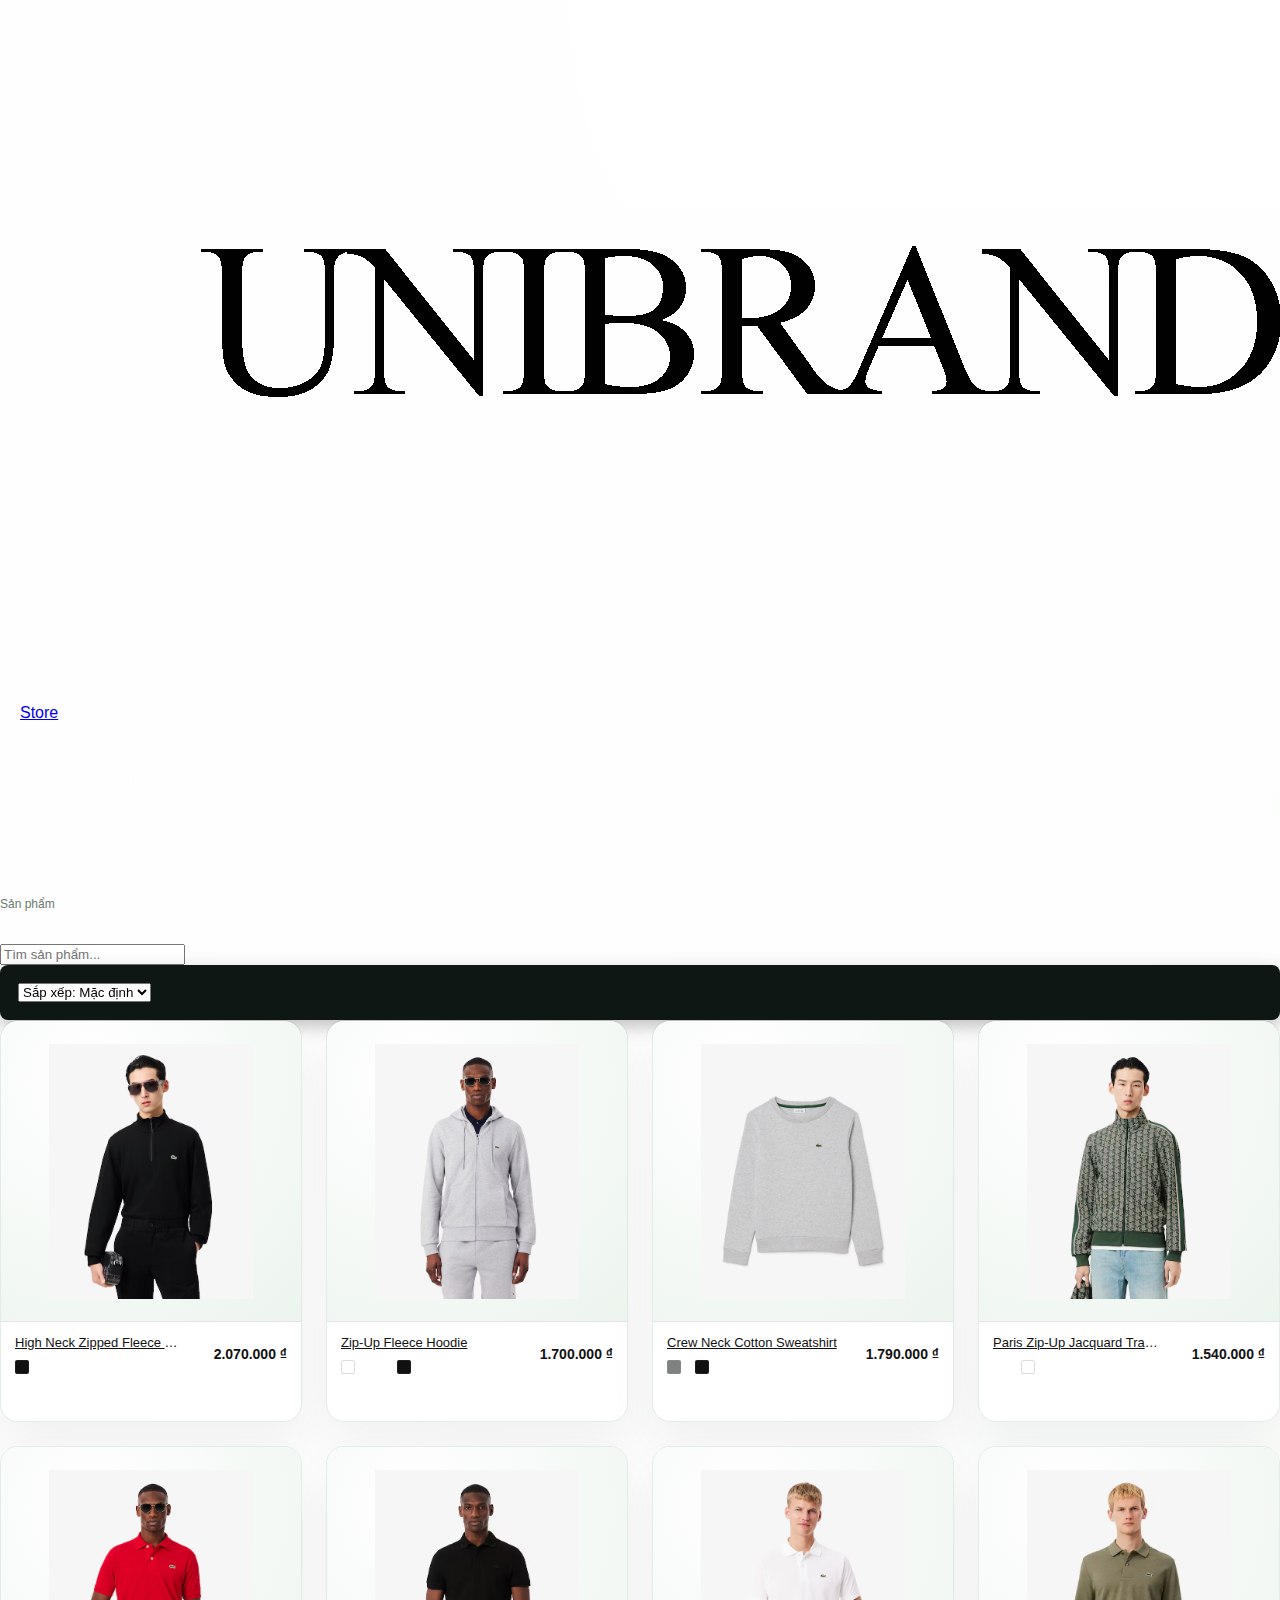
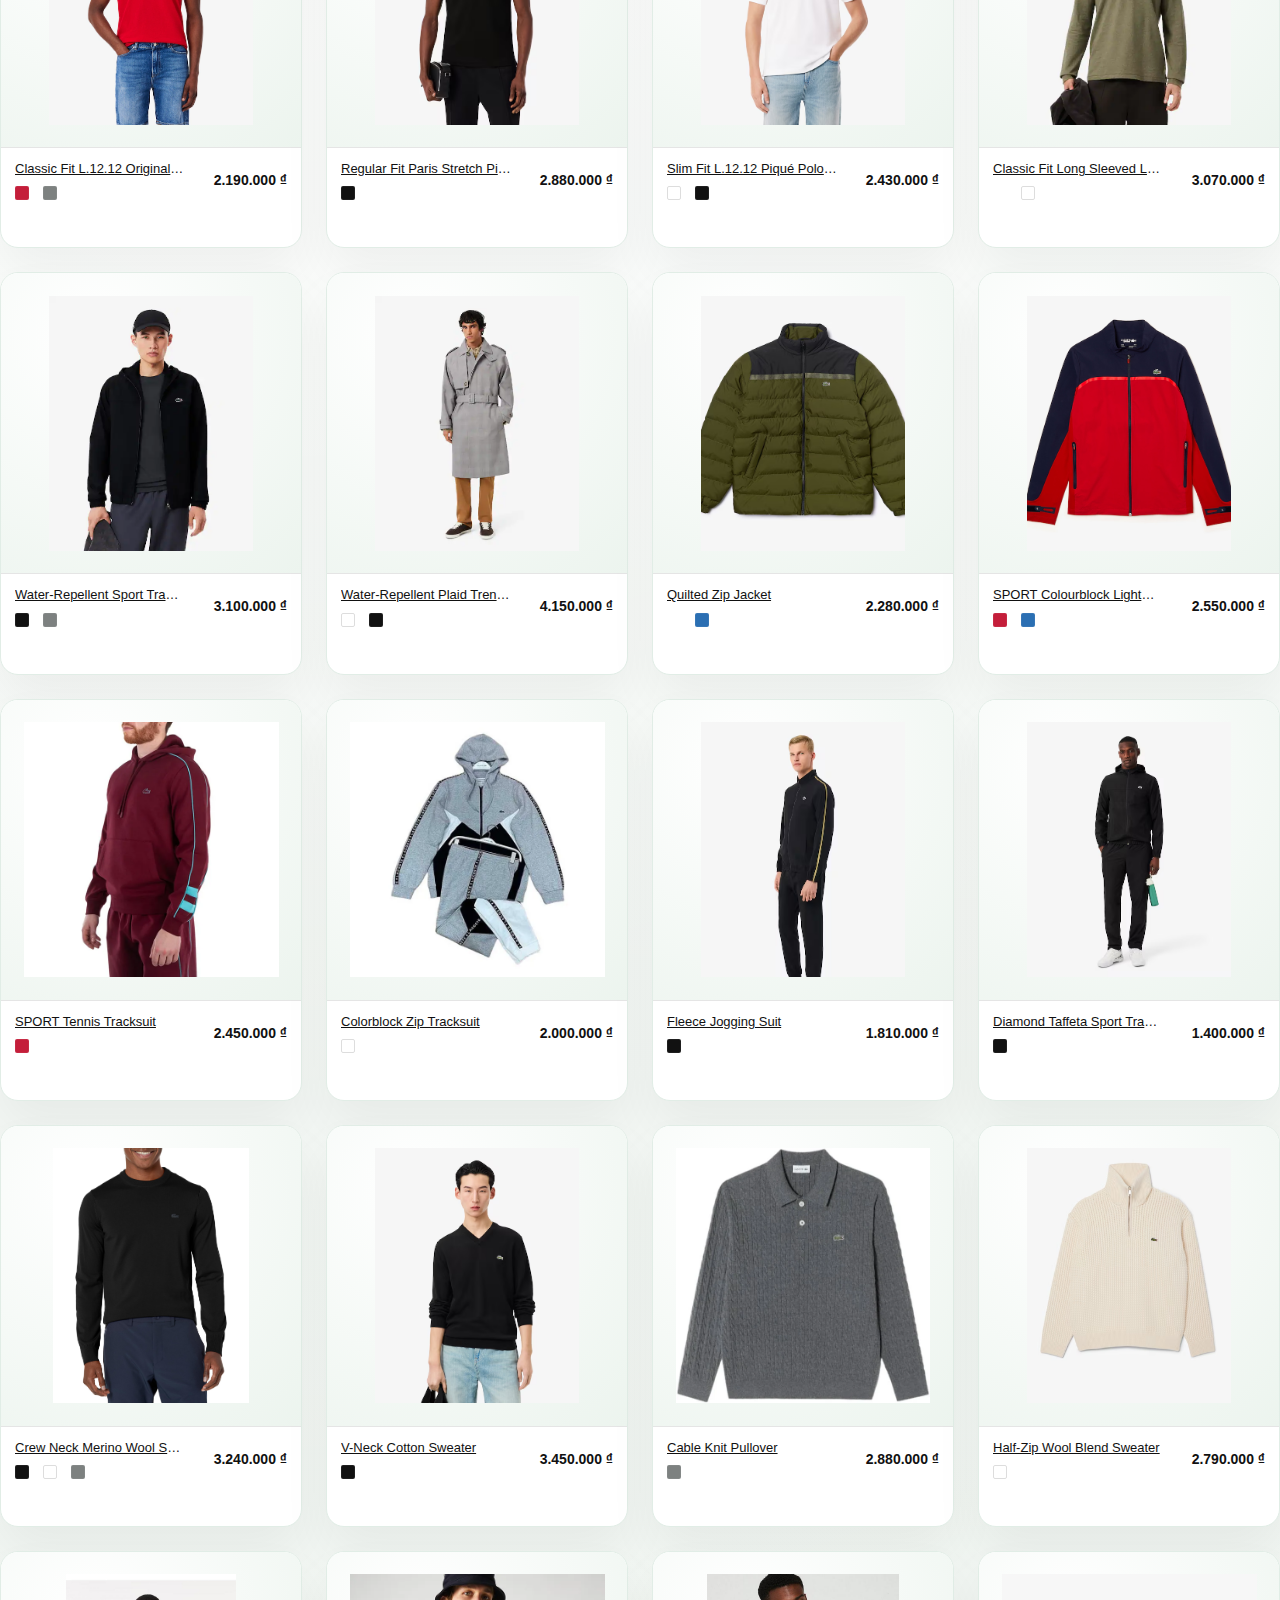
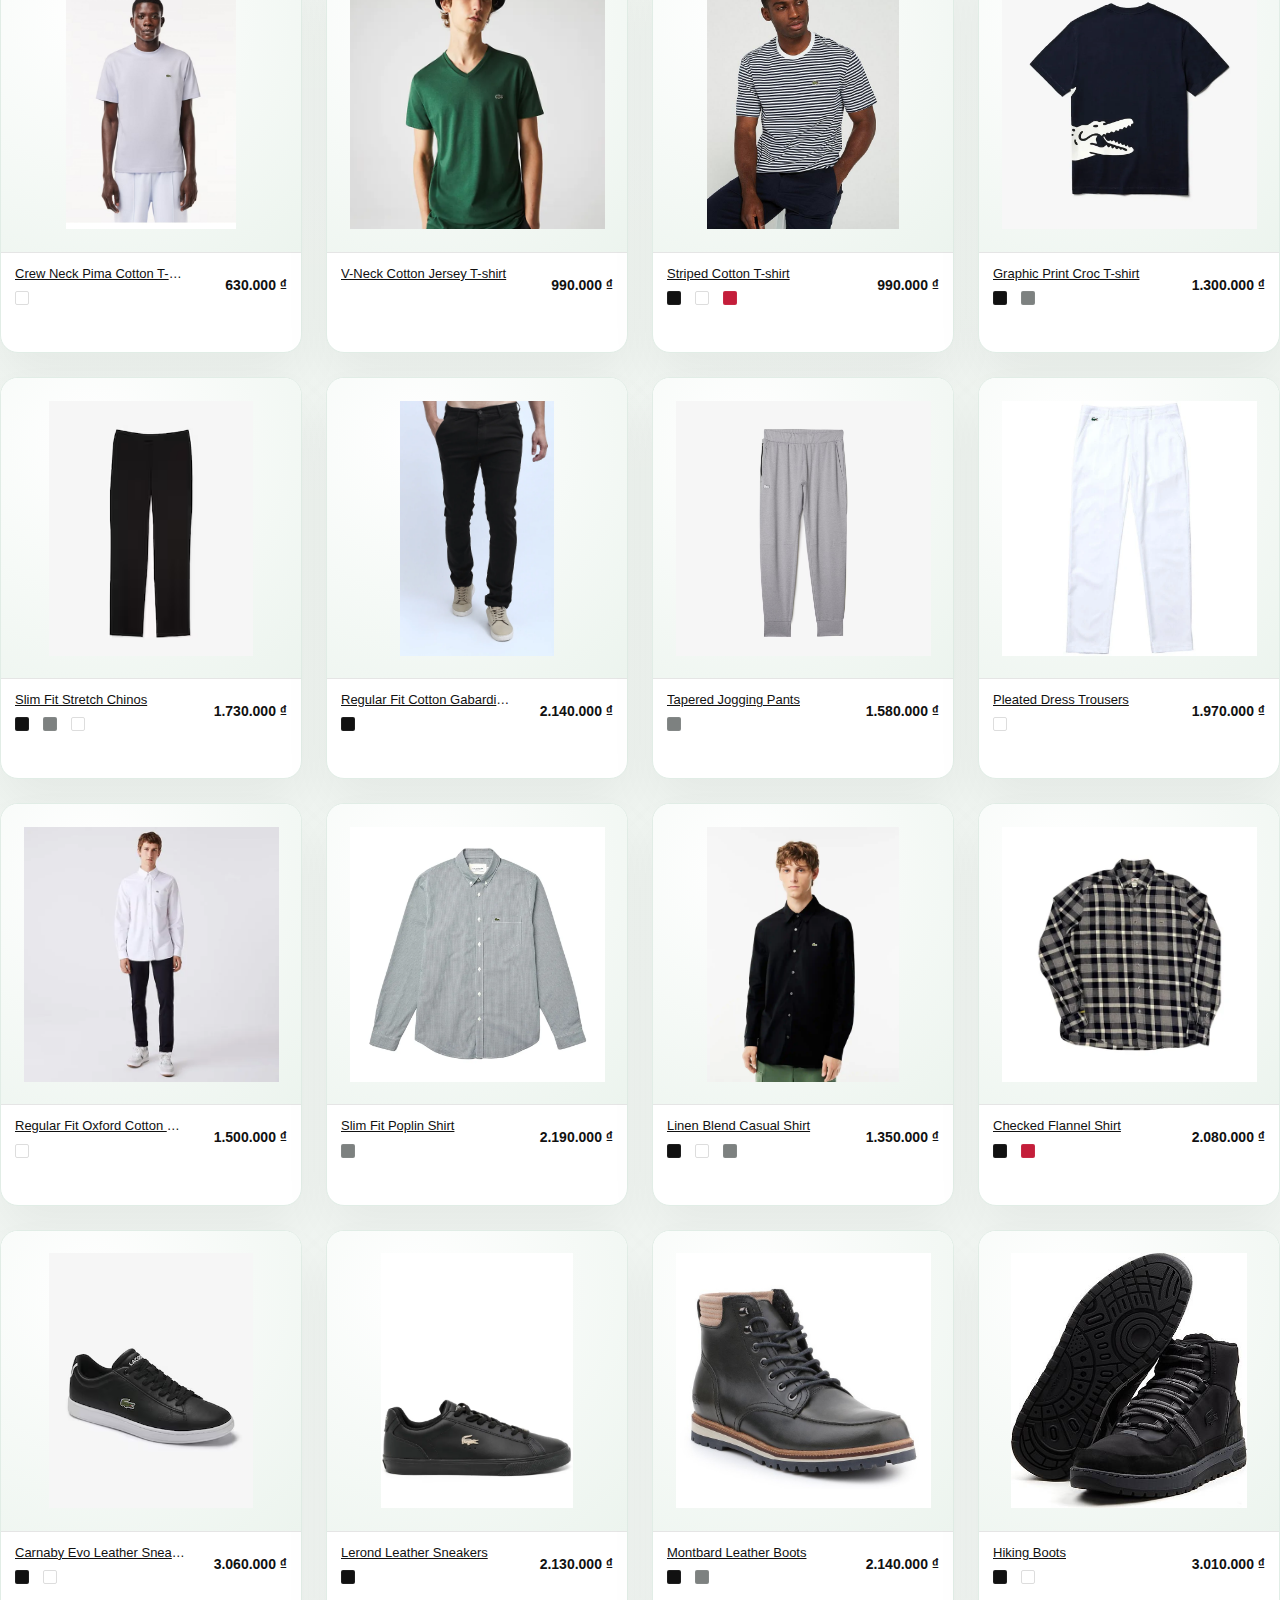
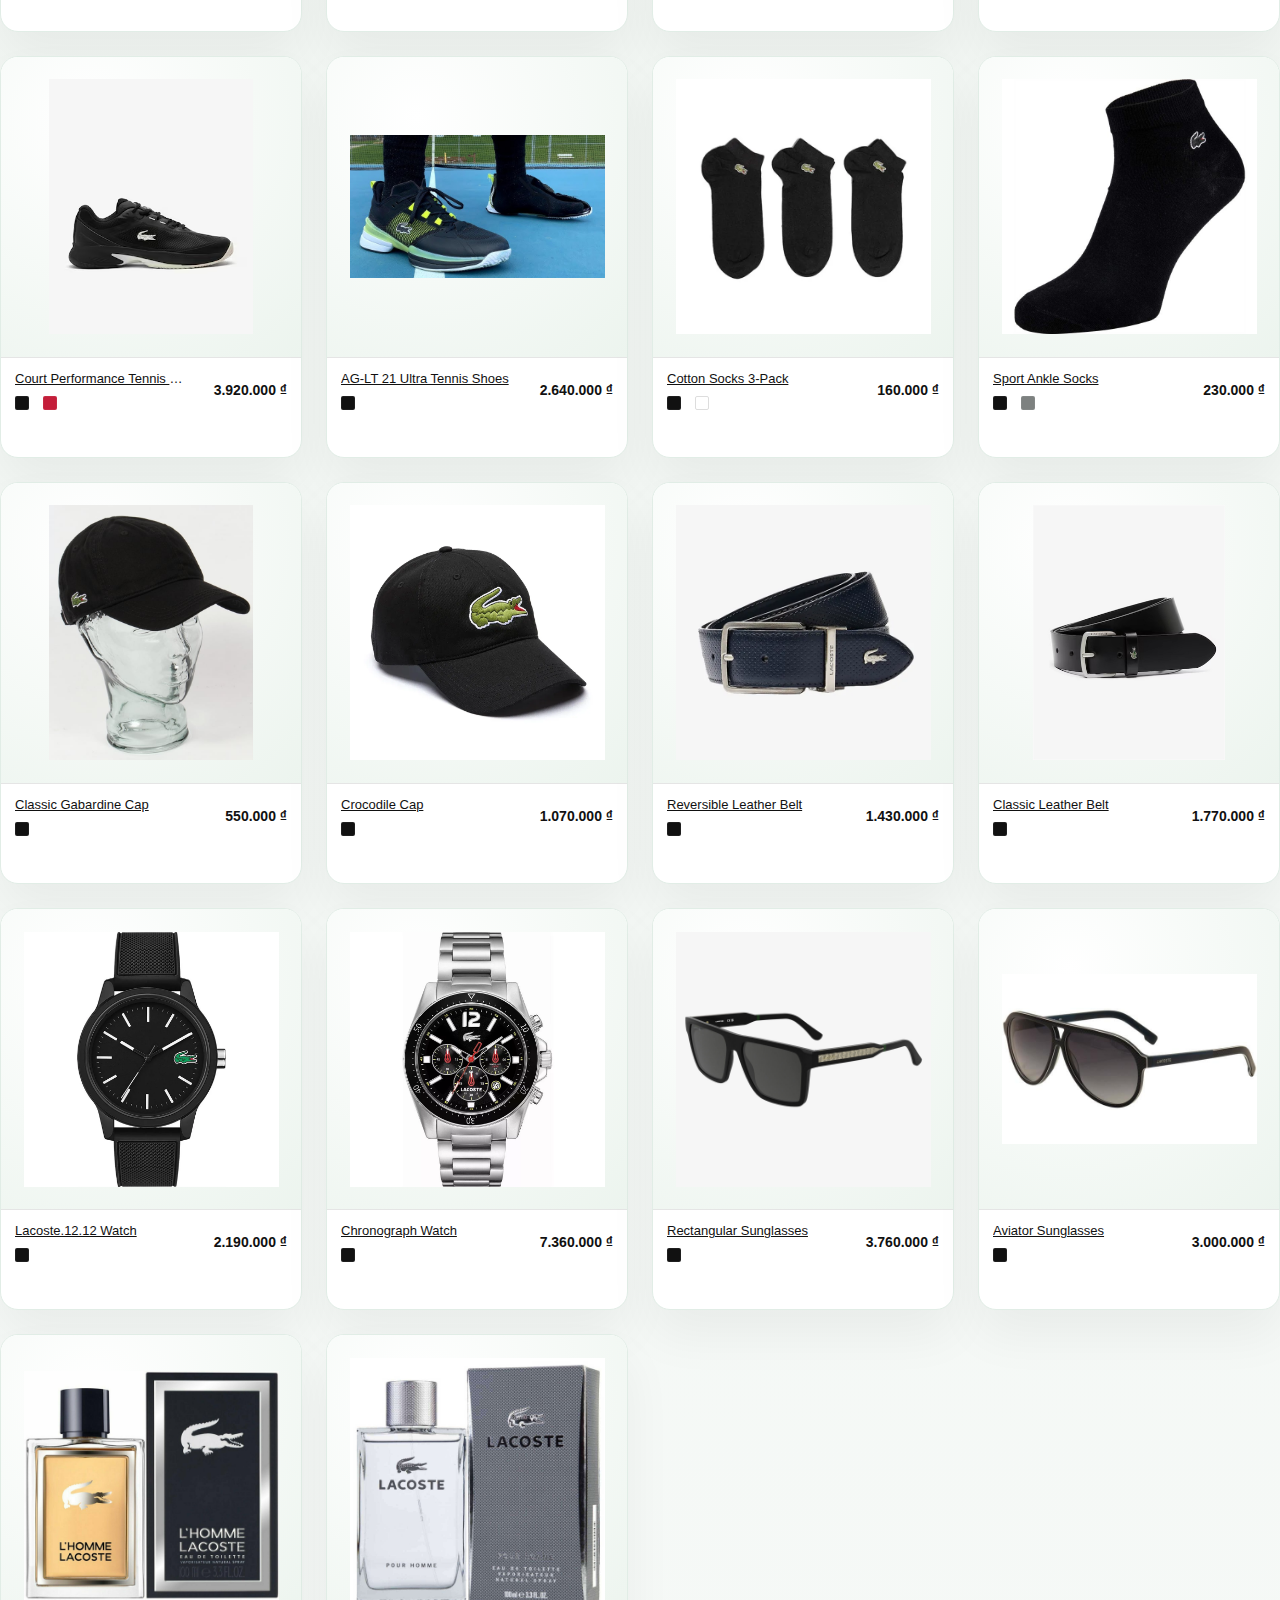
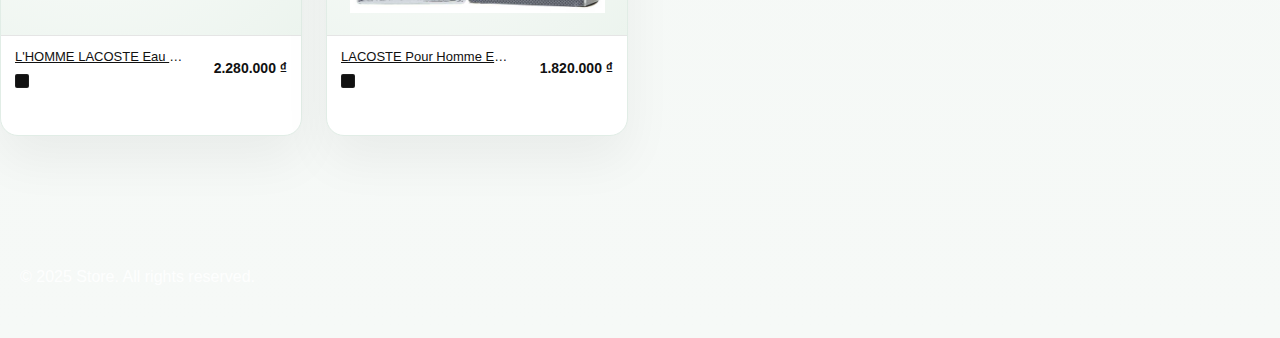
<file: Products/index.html>
<!DOCTYPE html>
<html lang="vi">
<head>
  <meta charset="UTF-8" />
  <meta name="viewport" content="width=device-width, initial-scale=1.0" />
  <title>Products - Mega Menu</title>
  <link rel="stylesheet" href="style.css" />
  <link rel="icon" href="../images/Fvicon.png" />
</head>
<body>
  <header class="header">
    <div class="container">
      <a href="../index.html" class="logo">
        <img src="../images/Logo.png" alt="Logo" />
        <span>Store</span>
      </a>

      <nav class="nav">
        <ul class="nav-list">
          <li class="nav-item has-mega">
            <a href="#" class="nav-link">Products</a>
            <div class="mega-menu" role="menu">
              <div class="mega-col">
                <h4>Clothing</h4>
                <ul>
                  <li><a href="#" data-category="clothing" data-sub="tshirts">T-Shirts</a></li>
                  <li><a href="#" data-category="clothing" data-sub="shirts">Shirts</a></li>
                  <li><a href="#" data-category="clothing" data-sub="hoodies">Hoodies</a></li>
                  <li><a href="#" data-category="clothing" data-sub="jackets">Jackets</a></li>
                  <li><a href="#" data-category="clothing" data-sub="pants">Pants</a></li>
                </ul>
              </div>
              <div class="mega-col">
                <h4>Shoes</h4>
                <ul>
                  <li><a href="#" data-category="shoes" data-sub="running">Running</a></li>
                  <li><a href="#" data-category="shoes" data-sub="basketball">Basketball</a></li>
                  <li><a href="#" data-category="shoes" data-sub="casual">Casual</a></li>
                  <li><a href="#" data-category="shoes" data-sub="sandals">Sandals</a></li>
                </ul>
              </div>
              <div class="mega-col">
                <h4>Accessories</h4>
                <ul>
                  <li><a href="#" data-category="accessories" data-sub="hats">Hats</a></li>
                  <li><a href="#" data-category="accessories" data-sub="bags">Bags</a></li>
                  <li><a href="#" data-category="accessories" data-sub="socks">Socks</a></li>
                  <li><a href="#" data-category="accessories" data-sub="watches">Watches</a></li>
                </ul>
              </div>
              <div class="mega-col highlight">
                <h4>Featured</h4>
                <div class="feature">
                  <img src="../images/LogoNike.png" alt="Featured Brand" />
                  <p>Latest arrivals and best sellers</p>
                </div>
              </div>
            </div>
          </li>
        </ul>
      </nav>
    </div>
  </header>

  <main class="main container">
    <section class="breadcrumbs" id="breadcrumbs"></section>

    <section class="controls">
      <div class="search">
        <input id="searchInput" type="text" placeholder="Tìm sản phẩm..." />
      </div>
      <div class="filters">
        <select id="sortSelect">
          <option value="relevance">Sắp xếp: Mặc định</option>
          <option value="priceAsc">Giá tăng dần</option>
          <option value="priceDesc">Giá giảm dần</option>
          <option value="nameAsc">Tên A-Z</option>
          <option value="nameDesc">Tên Z-A</option>
        </select>
      </div>
    </section>

    <section id="productGrid" class="grid"></section>
  </main>

  <footer class="footer">
    <div class="container">
      <p>© 2025 Store. All rights reserved.</p>
    </div>
  </footer>

  <script src="script.js"></script>
</body>
</html>
</file>
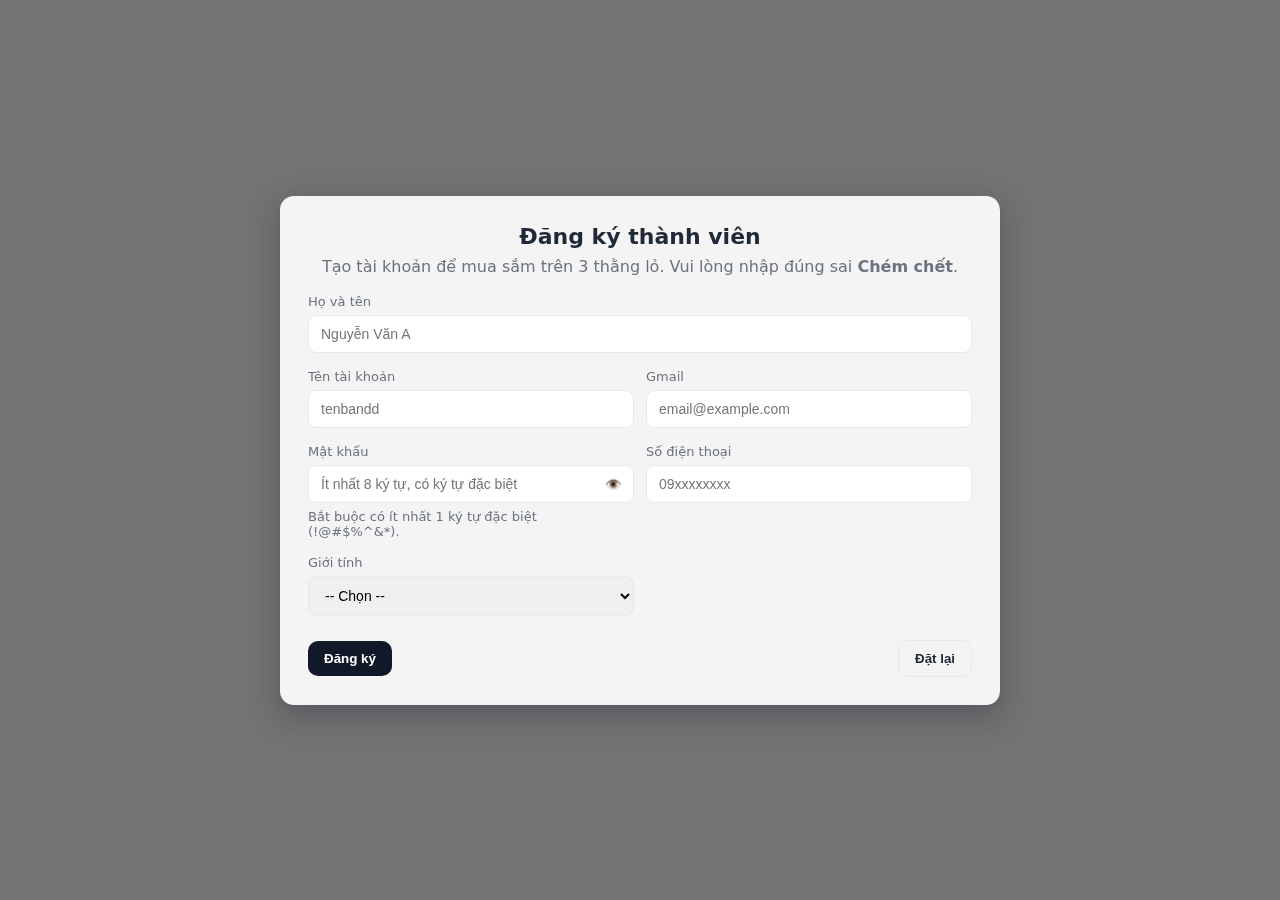
<file: trangDangKy.html>
<!doctype html>
<html lang="vi">

<head>
    <meta charset="utf-8" />
    <meta name="viewport" content="width=device-width,initial-scale=1" />
    <title>Đăng ký - Local Brand Fashion</title>
    <style>
        :root {
            --bg: #f7f7fb;
            --card: #ffffff;
            --accent: #1f2937;
            --muted: #6b7280;
            --accent-2: #ef4444;
        }

        * {
            box-sizing: border-box;
        }

        body {
            font-family: Inter, system-ui, -apple-system, "Segoe UI", Roboto, "Helvetica Neue", Arial;
            margin: 0;
            color: var(--accent);
            /* Ảnh nền Tower Bridge với lớp phủ tối để chữ nổi bật */
            background:
                linear-gradient(rgba(0, 0, 0, 0.55), rgba(0, 0, 0, 0.55)),
                url('https://i0.wp.com/www.annieanywhere.com/wp-content/uploads/2018/06/Incontournables-Londres.jpg?fit=800%2C600&ssl=1') no-repeat center center;
            background-size: cover;
            /* giúp ảnh phủ toàn màn hình mà không bị méo */
            background-attachment: fixed;
            /* tạo hiệu ứng parallax nhẹ */
        }

        .wrap {
            min-height: 100vh;
            display: flex;
            align-items: center;
            justify-content: center;
            padding: 40px;
        }

        .card {
            width: 100%;
            max-width: 720px;
            background: rgba(255, 255, 255, 0.92);
            border-radius: 14px;
            box-shadow: 0 10px 30px rgba(15, 23, 42, 0.3);
            padding: 28px;
            backdrop-filter: blur(6px);
        }

        h1 {
            margin: 0 0 8px;
            font-size: 22px;
            text-align: center;
        }

        p.lead {
            margin: 0 0 18px;
            color: var(--muted);
            text-align: center;
        }

        form {
            display: grid;
            grid-template-columns: 1fr 1fr;
            gap: 12px;
        }

        .full {
            grid-column: 1 / -1;
        }

        label {
            display: block;
            font-size: 13px;
            margin-bottom: 6px;
            color: var(--muted);
        }

        input,
        select {
            width: 100%;
            padding: 10px 12px;
            border: 1px solid #e6e9ef;
            border-radius: 8px;
            font-size: 14px;
        }

        .error {
            color: var(--accent-2);
            font-size: 13px;
            margin-top: 4px;
        }

        .pw-meta {
            display: flex;
            align-items: center;
            gap: 10px;
            margin-top: 6px;
        }

        .pw-meta span {
            font-size: 13px;
            color: var(--muted);
        }

        .actions {
            grid-column: 1 / -1;
            display: flex;
            align-items: center;
            justify-content: space-between;
            margin-top: 8px;
        }

        button {
            background: #111827;
            color: #fff;
            border: none;
            padding: 10px 16px;
            border-radius: 10px;
            font-weight: 600;
            cursor: pointer;
        }

        .btn-ghost {
            background: transparent;
            border: 1px solid #e6e9ef;
            color: var(--accent);
        }

        @media (max-width: 640px) {
            form {
                grid-template-columns: 1fr;
            }

            .actions {
                flex-direction: column;
                gap: 8px;
            }
        }
    </style>
</head>

<body>
    <div class="overlay"></div>
    <div class="wrap">
        <div class="card">
            <h1>Đăng ký thành viên</h1>
            <p class="lead">Tạo tài khoản để mua sắm trên 3 thằng lỏ. Vui lòng nhập đúng sai <strong>Chém chết</strong>.</p>

            <form id="registerForm" novalidate>
                <div class="full">
                    <label for="fullname">Họ và tên</label>
                    <input id="fullname" name="fullname" type="text" autocomplete="name" required
                        placeholder="Nguyễn Văn A" />
                    <div class="error" id="err-fullname" aria-live="polite"></div>
                </div>

                <div>
                    <label for="username">Tên tài khoản</label>
                    <input id="username" name="username" type="text" autocomplete="username" required
                        placeholder="tenbandd" minlength="3" />
                    <div class="error" id="err-username"></div>
                </div>

                <div>
                    <label for="email">Gmail</label>
                    <input id="email" name="email" type="email" autocomplete="email" required
                        placeholder="email@example.com" />
                    <div class="error" id="err-email"></div>
                </div>

                <div>
                    <label for="password">Mật khẩu</label>
                    <div style="position:relative">
                        <input id="password" name="password" type="password" required
                            placeholder="Ít nhất 8 ký tự, có ký tự đặc biệt" minlength="8" aria-describedby="pw-hint" />
                        <button type="button" id="togglePw" aria-label="Hiện/ẩn mật khẩu"
                            style="position:absolute;right:6px;top:6px;padding:6px;border-radius:8px;border:none;background:transparent;cursor:pointer">👁️</button>
                    </div>
                    <div class="pw-meta">
                        <span id="pw-hint">Bắt buộc có ít nhất 1 ký tự đặc biệt (!@#$%^&*).</span>
                        <span id="pw-strength"></span>
                    </div>
                    <div class="error" id="err-password"></div>
                </div>

                <div>
                    <label for="phone">Số điện thoại</label>
                    <input id="phone" name="phone" type="tel" required placeholder="09xxxxxxxx"
                        pattern="^\+?\d{7,15}$" />
                    <div class="error" id="err-phone"></div>
                </div>

                <div>
                    <label for="gender">Giới tính</label>
                    <select id="gender" name="gender" required>
                        <option value="">-- Chọn --</option>
                        <option value="male">Nam</option>
                        <option value="female">Nữ</option>
                        <option value="other">Khác</option>
                    </select>
                    <div class="error" id="err-gender"></div>
                </div>

                <div class="actions">
                    <button type="submit">Đăng ký</button>
                    <button type="button" class="btn-ghost" id="resetBtn">Đặt lại</button>
                </div>
            </form>

        </div>
    </div>

    <script>
    const form = document.getElementById('registerForm');
    const password = document.getElementById('password');
    const togglePw = document.getElementById('togglePw');
    const pwStrength = document.getElementById('pw-strength');

    // Regex yêu cầu:
    // - ≥ 1 chữ thường
    // - ≥ 1 chữ hoa
    // - ≥ 1 số
    // - ≥ 1 ký tự đặc biệt
    // - ≥ 8 ký tự
    const strongPwRegex = /^(?=.*[a-z])(?=.*[A-Z])(?=.*\d)(?=.*[^A-Za-z0-9]).{8,}$/;

    togglePw.addEventListener('click', () => {
        password.type = password.type === 'password' ? 'text' : 'password';
        togglePw.textContent = password.type === 'password' ? '👁️' : '🙈';
    });

    // Strength meter (không kiểm tra strongPwRegex)
    password.addEventListener('input', () => {
        const val = password.value;
        let score = 0;
        if (val.length >= 8) score++;
        if (/[A-Z]/.test(val)) score++;
        if (/[0-9]/.test(val)) score++;
        if (/[^A-Za-z0-9]/.test(val)) score++;

        const labels = ['Yếu', 'Trung bình', 'Tốt', 'Rất tốt'];
        pwStrength.textContent = val
            ? ` | Mật khẩu: ${labels[Math.max(0, Math.min(labels.length - 1, score - 1))]}`
            : '';
    });

    function showError(id, msg) {
        document.getElementById('err-' + id).textContent = msg || '';
    }

    form.addEventListener('submit', (e) => {
        e.preventDefault();
        ['fullname', 'username', 'email', 'password', 'phone', 'gender'].forEach(x => showError(x, ''));

        let ok = true;
        const fullname = form.fullname.value.trim();
        const username = form.username.value.trim();
        const email = form.email.value.trim();
        const phone = form.phone.value.trim();
        const gender = form.gender.value;
        const pw = form.password.value;

        if (!fullname) { 
            showError('fullname', 'Vui lòng nhập họ và tên'); 
            ok = false; 
        }

        if (!username || username.length < 3) { 
            showError('username', 'Tên tài khoản phải có ít nhất 3 ký tự'); 
            ok = false; 
        }

        if (!email || !/^\S+@\S+\.\S+$/.test(email)) { 
            showError('email', 'Email không hợp lệ, vui lòng nhập đúng định dạng'); 
            ok = false; 
        }

        // Kiểm tra mật khẩu chuẩn mới
        if (!pw) {
            showError('password', 'Vui lòng nhập mật khẩu');
            ok = false;
        } else if (pw.length < 8) {
            showError('password', 'Mật khẩu phải có ít nhất 8 ký tự');
            ok = false;
        } else if (!strongPwRegex.test(pw)) {
            showError(
                'password',
                'Mật khẩu phải có: chữ thường, chữ in hoa, số và ký tự đặc biệt'
            );
            ok = false;
        }

        if (!phone || !/^\+?\d{7,15}$/.test(phone)) { 
            showError('phone', 'Số điện thoại không hợp lệ'); 
            ok = false; 
        }

        if (!gender) { 
            showError('gender', 'Vui lòng chọn giới tính'); 
            ok = false; 
        }

        if (!ok) return;

        const data = { fullname, username, email, gender, phone };
        console.log('Đăng ký dữ liệu (gửi lên server):', data);
        alert('Đăng ký thành công — dữ liệu đã được kiểm tra phía client!');
        
        form.reset();
        pwStrength.textContent = '';
    });

    document.getElementById('resetBtn').addEventListener('click', () => {
        form.reset();
        ['fullname', 'username', 'email', 'password', 'phone', 'gender'].forEach(x => showError(x, ''));
        pwStrength.textContent = '';
    });
</script>

</body>

</html>
</file>
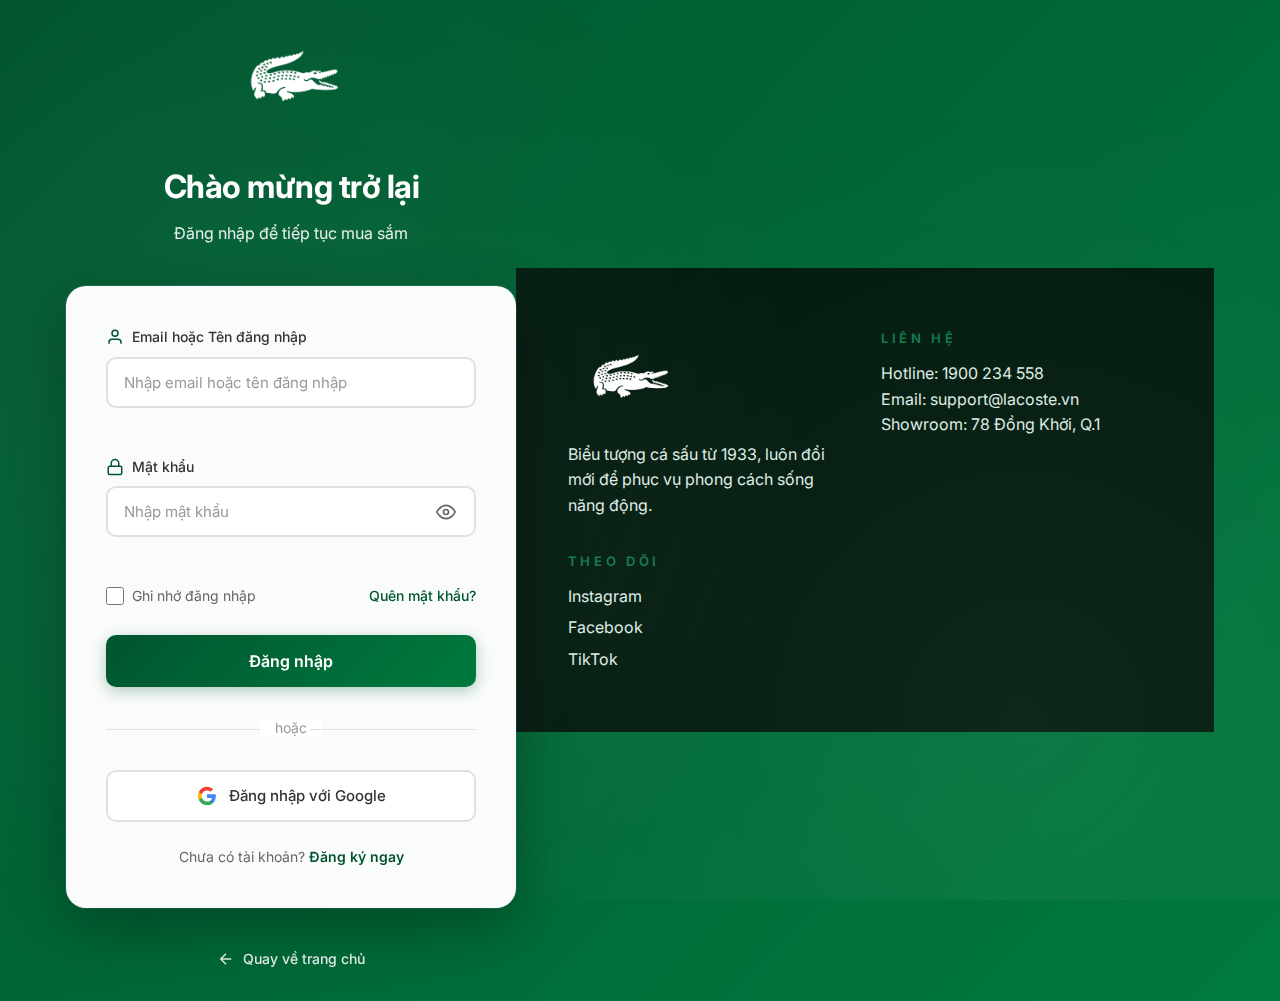
<file: Login/login.html>
<!DOCTYPE html>
<html lang="vi">

<head>
    <meta charset="UTF-8">
    <meta name="viewport" content="width=device-width, initial-scale=1.0">
    <title>Đăng nhập - Lacoste</title>
    <link rel="shortcut icon" href="../images/Fvicon.png" type="image/x-icon">
    <link rel="stylesheet" href="../shared/brand.css">
    <link rel="stylesheet" href="style.css">
    <link rel="preconnect" href="https://fonts.googleapis.com">
    <link rel="preconnect" href="https://fonts.gstatic.com" crossorigin>
    <link href="https://fonts.googleapis.com/css2?family=Inter:wght@300;400;500;600;700&display=swap" rel="stylesheet">
</head>

<body>
    <!-- Background với pattern -->
    <div class="background-overlay"></div>
    
    <!-- Container chính -->
    <div class="login-container">
        <!-- Logo và header -->
        <div class="login-header">
            <a href="../src/index.html" class="logo-link">
                <img src="../images/Lacoste_logo.png" alt="Lacoste Logo" class="logo-img">
            </a>
            <h1 class="login-title">Chào mừng trở lại</h1>
            <p class="login-subtitle">Đăng nhập để tiếp tục mua sắm</p>
        </div>

        <!-- Form đăng nhập -->
        <div class="login-box">
            <form id="loginForm" class="login-form">
                <!-- Ô nhập email/username -->
                <div class="input-group">
                    <label for="username" class="input-label">
                        <svg class="input-icon" xmlns="http://www.w3.org/2000/svg" viewBox="0 0 24 24" fill="none" stroke="currentColor" stroke-width="2">
                            <path d="M20 21v-2a4 4 0 0 0-4-4H8a4 4 0 0 0-4 4v2"></path>
                            <circle cx="12" cy="7" r="4"></circle>
                        </svg>
                        Email hoặc Tên đăng nhập
                    </label>
                    <input 
                        type="text" 
                        id="username" 
                        class="input-field" 
                        placeholder="Nhập email hoặc tên đăng nhập" 
                        required
                        autocomplete="username"
                    >
                    <span class="input-error" id="username-error"></span>
                </div>

                <!-- Ô nhập mật khẩu -->
                <div class="input-group">
                    <label for="password" class="input-label">
                        <svg class="input-icon" xmlns="http://www.w3.org/2000/svg" viewBox="0 0 24 24" fill="none" stroke="currentColor" stroke-width="2">
                            <rect x="3" y="11" width="18" height="11" rx="2" ry="2"></rect>
                            <path d="M7 11V7a5 5 0 0 1 10 0v4"></path>
                        </svg>
                        Mật khẩu
                    </label>
                    <div class="password-wrapper">
                        <input 
                            type="password" 
                            id="password" 
                            class="input-field" 
                            placeholder="Nhập mật khẩu" 
                            required
                            autocomplete="current-password"
                        >
                        <button type="button" class="password-toggle" id="passwordToggle">
                            <svg class="eye-icon" xmlns="http://www.w3.org/2000/svg" viewBox="0 0 24 24" fill="none" stroke="currentColor" stroke-width="2">
                                <path d="M1 12s4-8 11-8 11 8 11 8-4 8-11 8-11-8-11-8z"></path>
                                <circle cx="12" cy="12" r="3"></circle>
                            </svg>
                        </button>
                    </div>
                    <span class="input-error" id="password-error"></span>
                </div>

                <!-- Quên mật khẩu -->
                <div class="form-options">
                    <label class="remember-me">
                        <input type="checkbox" id="rememberMe">
                        <span>Ghi nhớ đăng nhập</span>
                    </label>
                    <a href="#" class="forgot-password">Quên mật khẩu?</a>
                </div>

                <!-- Nút đăng nhập -->
                <button type="submit" class="login-button" id="loginButton">
                    <span class="button-text">Đăng nhập</span>
                    <svg class="button-loader" xmlns="http://www.w3.org/2000/svg" viewBox="0 0 24 24" fill="none" stroke="currentColor" stroke-width="2">
                        <circle cx="12" cy="12" r="10" stroke-opacity="0.25"></circle>
                        <path d="M12 2a10 10 0 0 1 10 10" stroke-linecap="round"></path>
                    </svg>
                </button>
            </form>

            <!-- Divider -->
            <div class="divider">
                <span>hoặc</span>
            </div>

            <!-- Social login (optional) -->
            <div class="social-login">
                <button type="button" class="social-button google-button">
                    <svg xmlns="http://www.w3.org/2000/svg" viewBox="0 0 24 24">
                        <path fill="#4285F4" d="M22.56 12.25c0-.78-.07-1.53-.2-2.25H12v4.26h5.92c-.26 1.37-1.04 2.53-2.21 3.31v2.77h3.57c2.08-1.92 3.28-4.74 3.28-8.09z"/>
                        <path fill="#34A853" d="M12 23c2.97 0 5.46-.98 7.28-2.66l-3.57-2.77c-.98.66-2.23 1.06-3.71 1.06-2.86 0-5.29-1.93-6.16-4.53H2.18v2.84C3.99 20.53 7.7 23 12 23z"/>
                        <path fill="#FBBC05" d="M5.84 14.09c-.22-.66-.35-1.36-.35-2.09s.13-1.43.35-2.09V7.07H2.18C1.43 8.55 1 10.22 1 12s.43 3.45 1.18 4.93l2.85-2.22.81-.62z"/>
                        <path fill="#EA4335" d="M12 5.38c1.62 0 3.06.56 4.21 1.64l3.15-3.15C17.45 2.09 14.97 1 12 1 7.7 1 3.99 3.47 2.18 7.07l3.66 2.84c.87-2.6 3.3-4.53 6.16-4.53z"/>
                    </svg>
                    <span>Đăng nhập với Google</span>
                </button>
            </div>

            <!-- Đăng ký -->
            <p class="signup-note">
                Chưa có tài khoản? 
                <a href="../Register/register.html" class="signup-link">Đăng ký ngay</a>
            </p>
        </div>

        <!-- Back to home -->
        <a href="../src/index.html" class="back-home">
            <svg xmlns="http://www.w3.org/2000/svg" viewBox="0 0 24 24" fill="none" stroke="currentColor" stroke-width="2">
                <path d="M19 12H5M12 19l-7-7 7-7"/>
            </svg>
            <span>Quay về trang chủ</span>
        </a>
    </div>

    <footer class="footer">
    <div>
    <img src="../images/Lacoste_logo.png" alt="Lacoste">
    <p>Biểu tượng cá sấu từ 1933, luôn đổi mới để phục vụ phong cách sống năng động.</p>
    </div>
    <div>
    <p class="eyebrow">Liên hệ</p>
    <ul>
    <li>Hotline: 1900 234 558</li>
    <li>Email: support@lacoste.vn</li>
    <li>Showroom: 78 Đồng Khởi, Q.1</li>
    </ul>
    </div>
    <div>
    <p class="eyebrow">Theo dõi</p>
    <ul class="socials">
    <li><a href="#">Instagram</a></li>
    <li><a href="#">Facebook</a></li>
    <li><a href="#">TikTok</a></li>
    </ul>
    </div>
    </footer>
    
    <!-- Script -->
    <script src="script.js"></script>
    </body>
    </html>
</file>
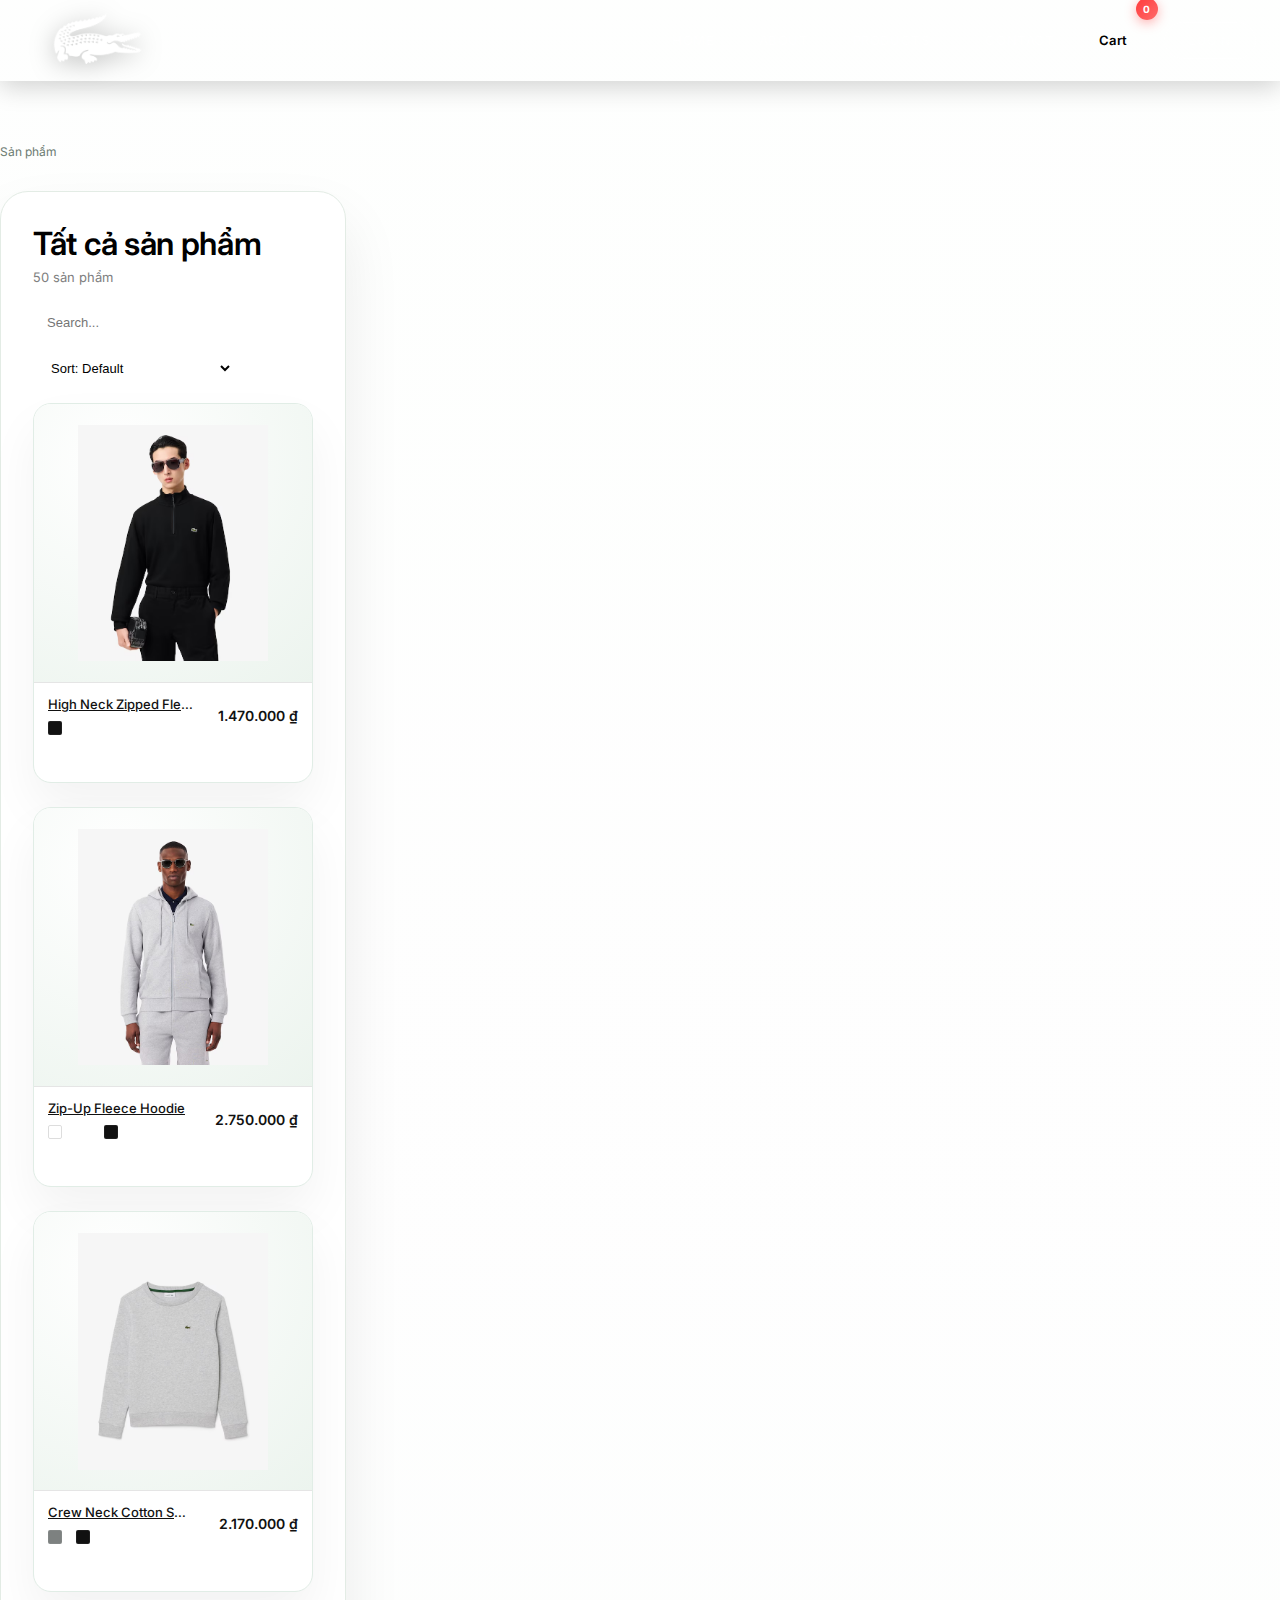
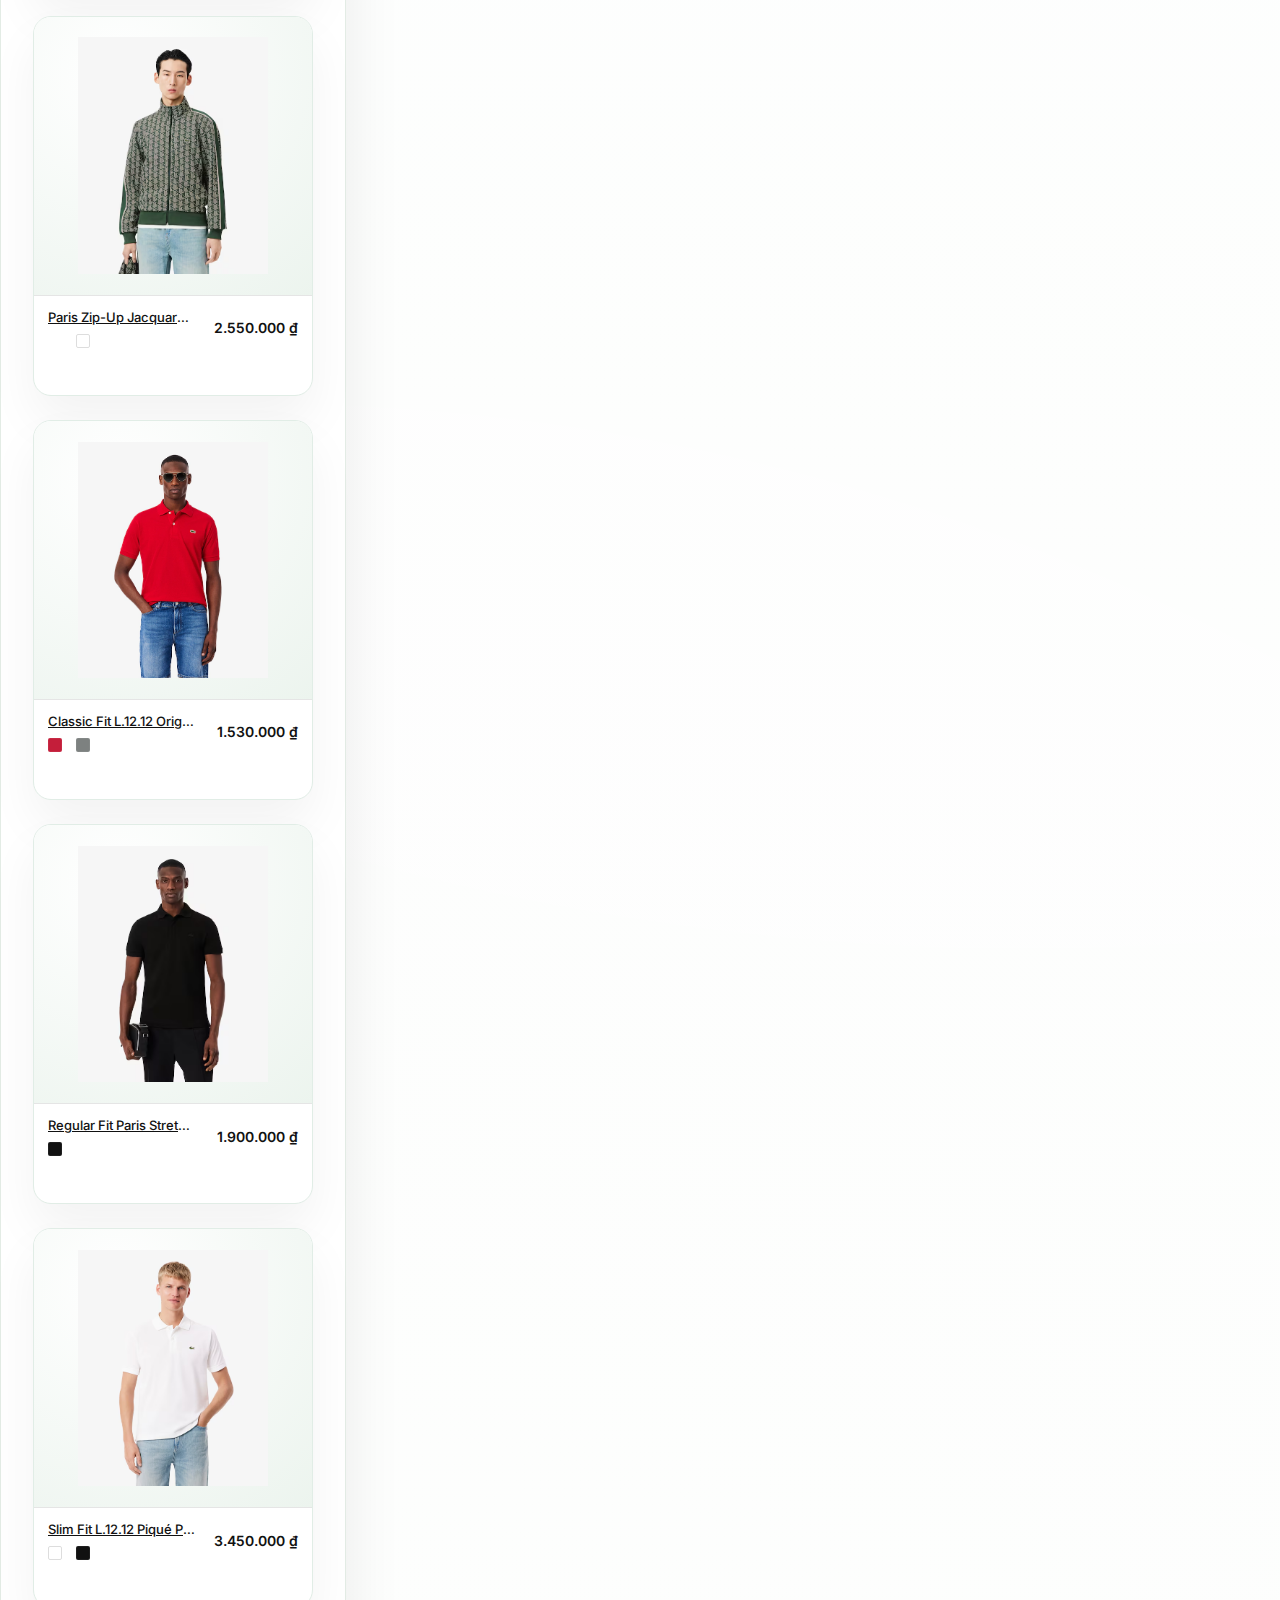
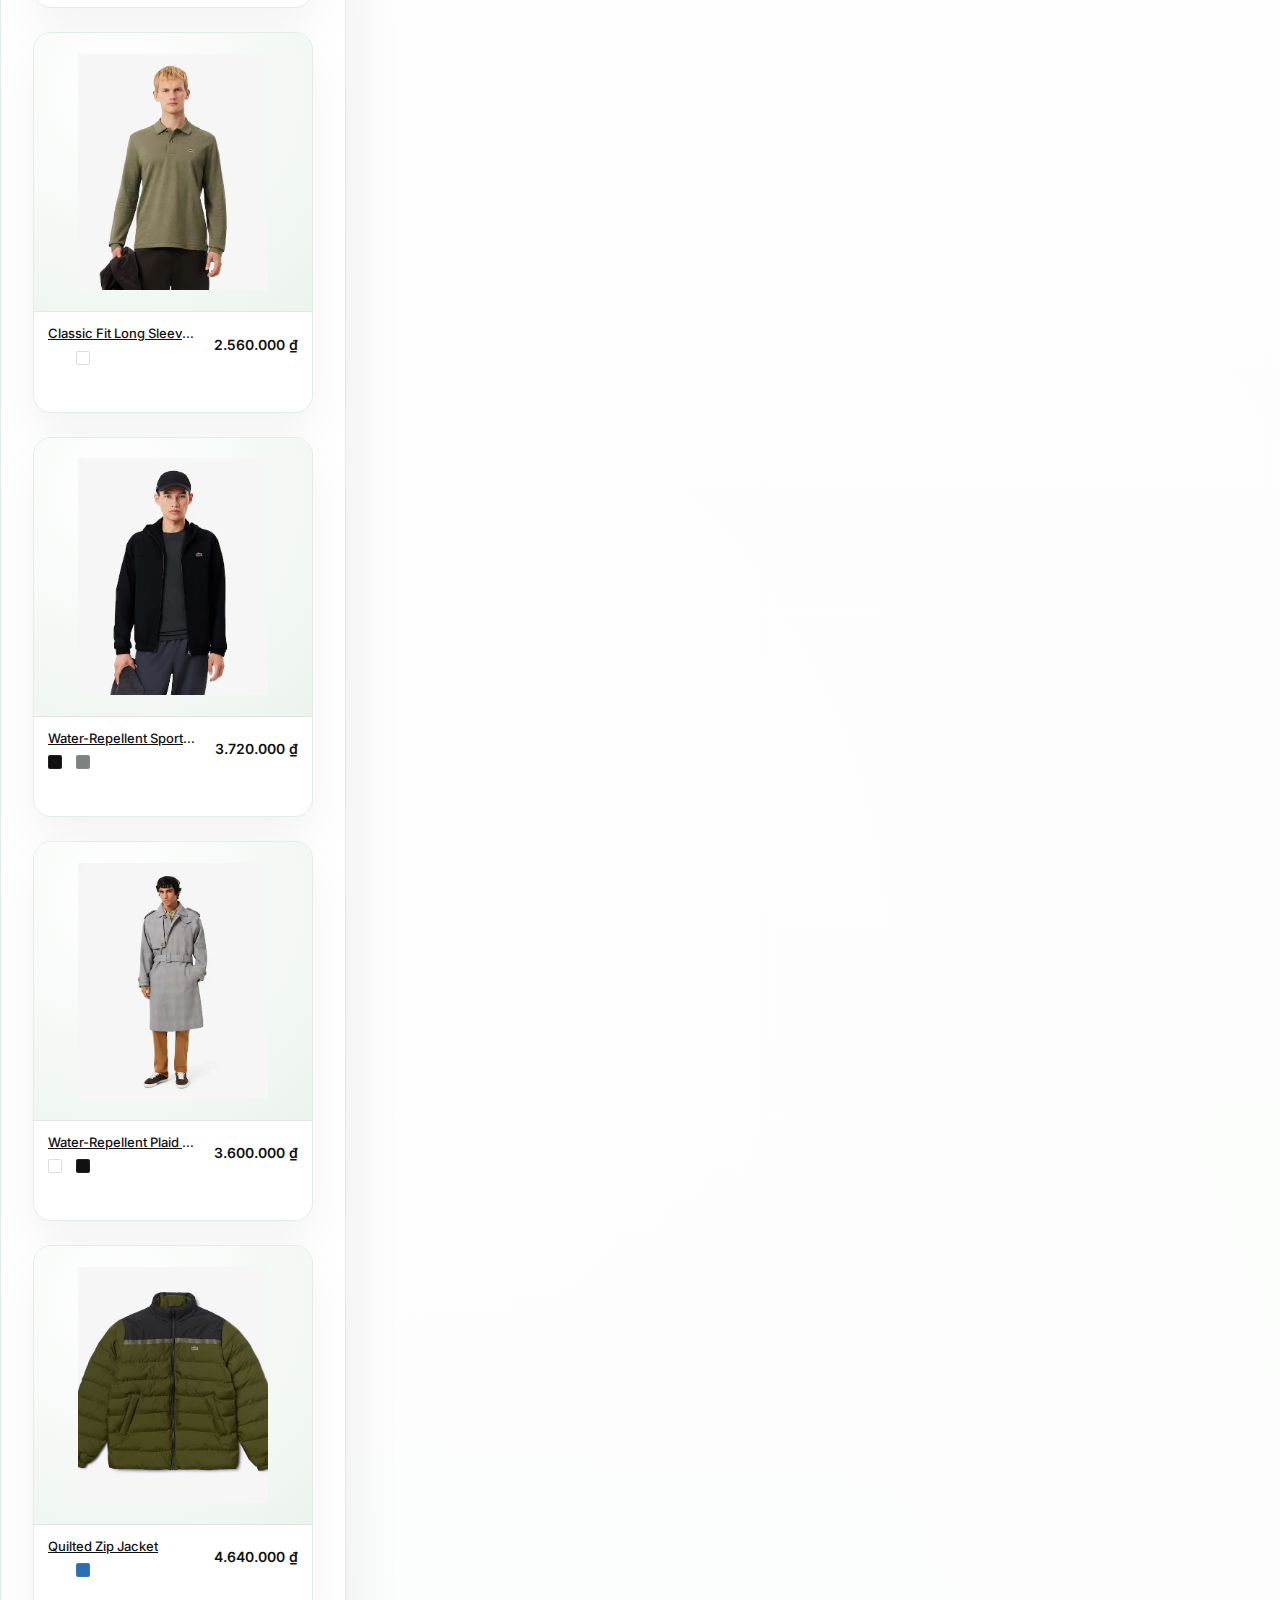
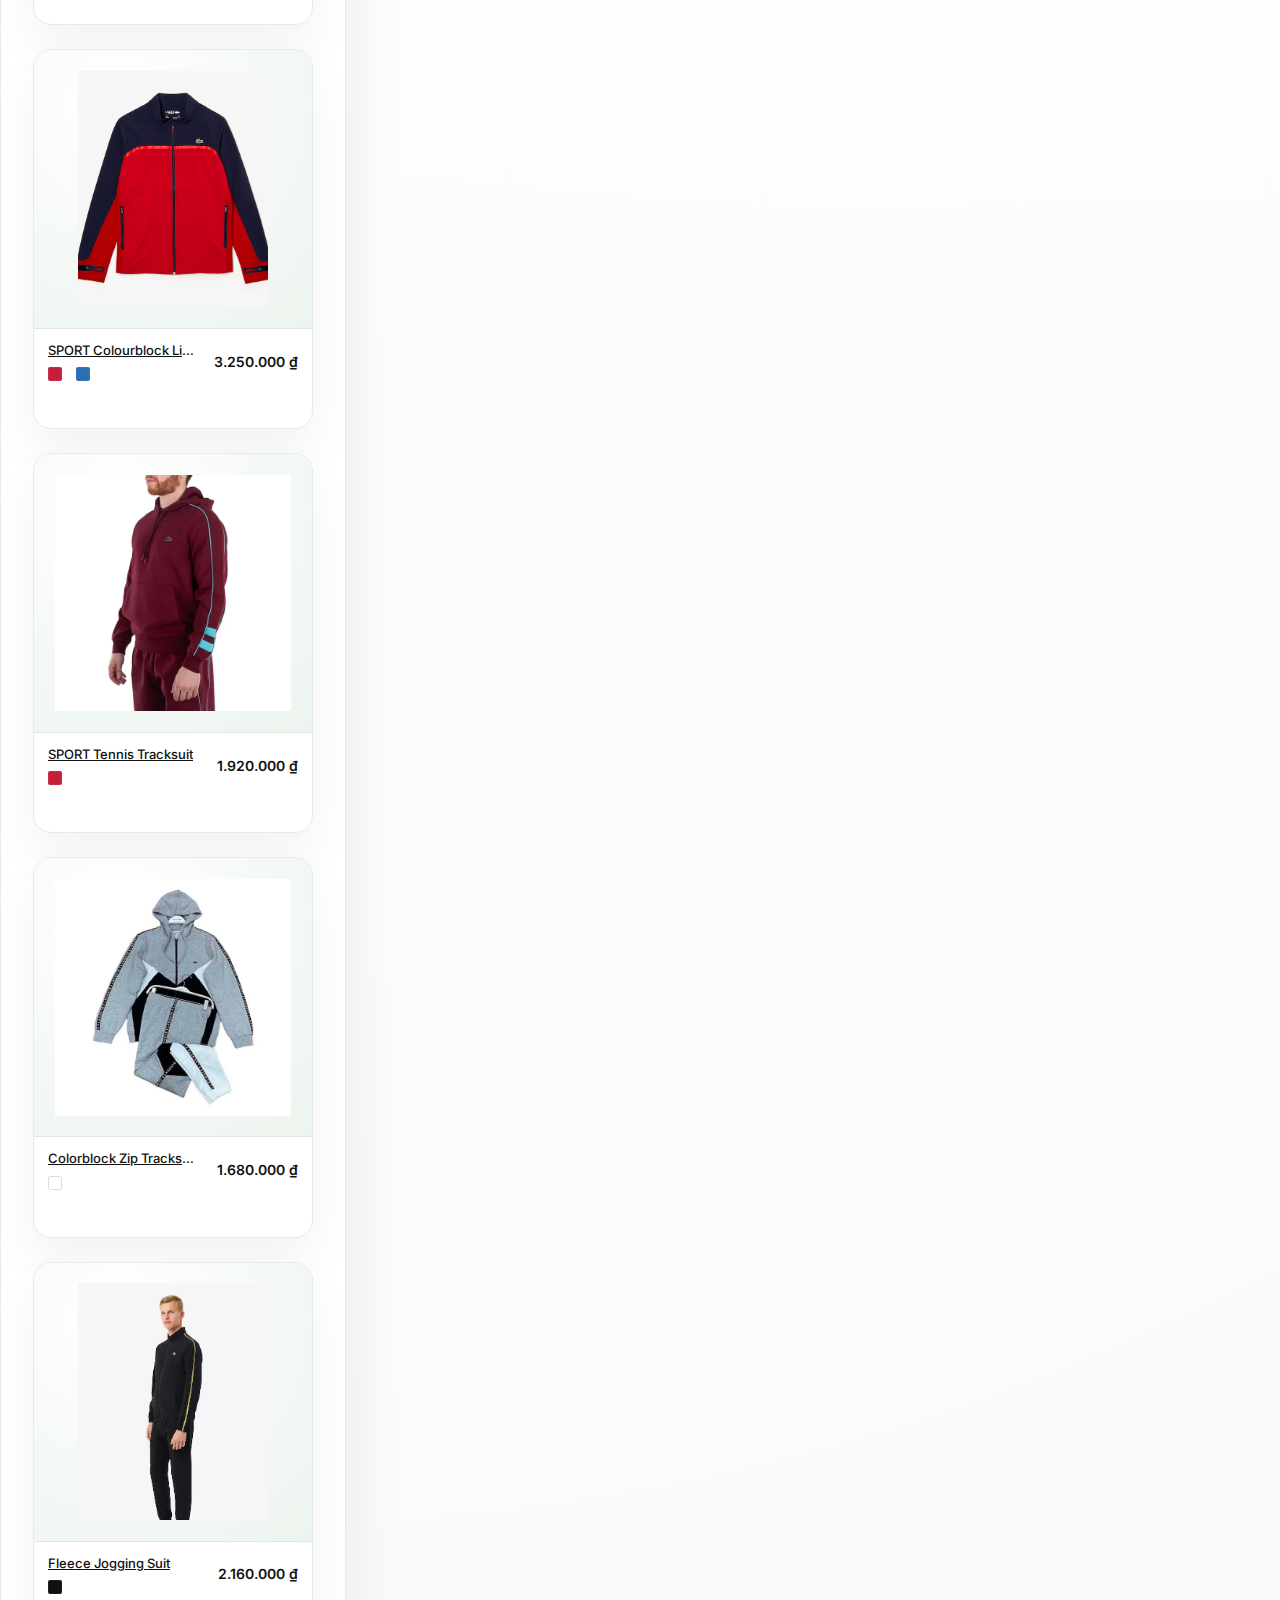
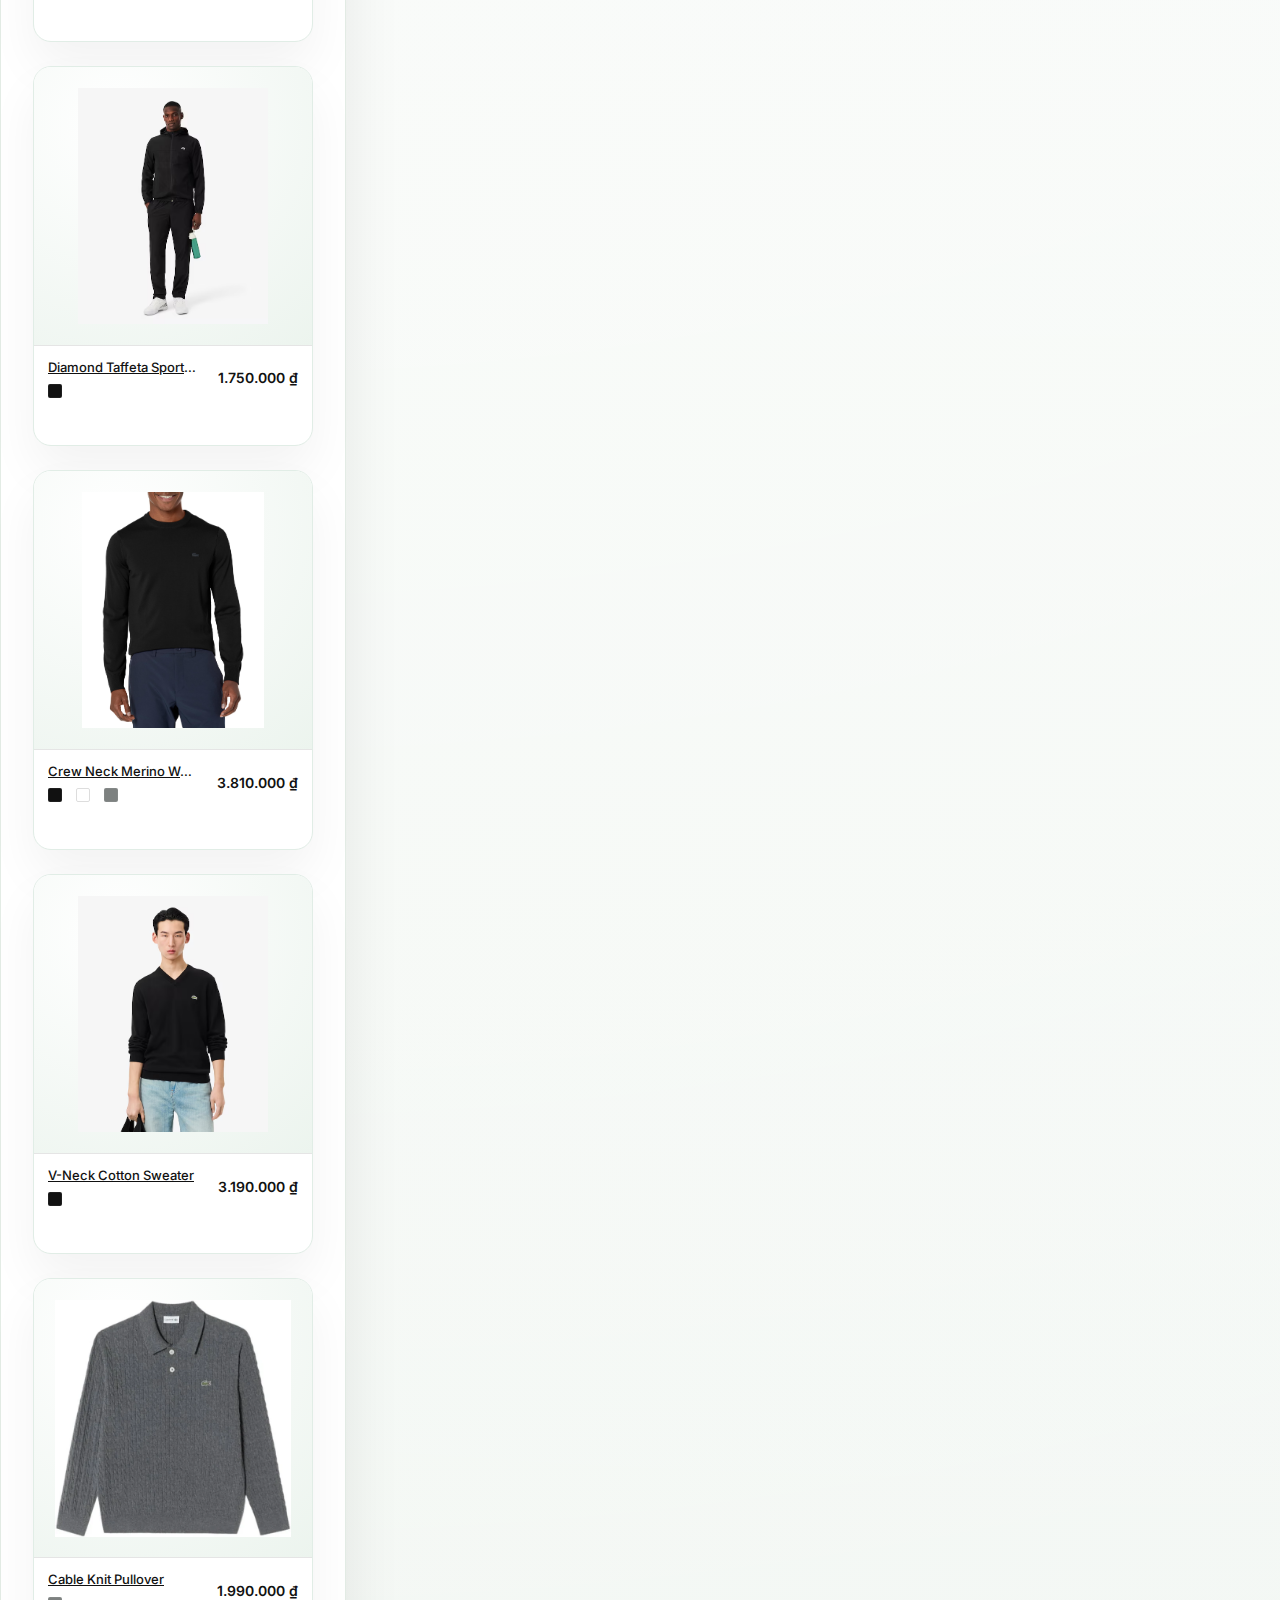
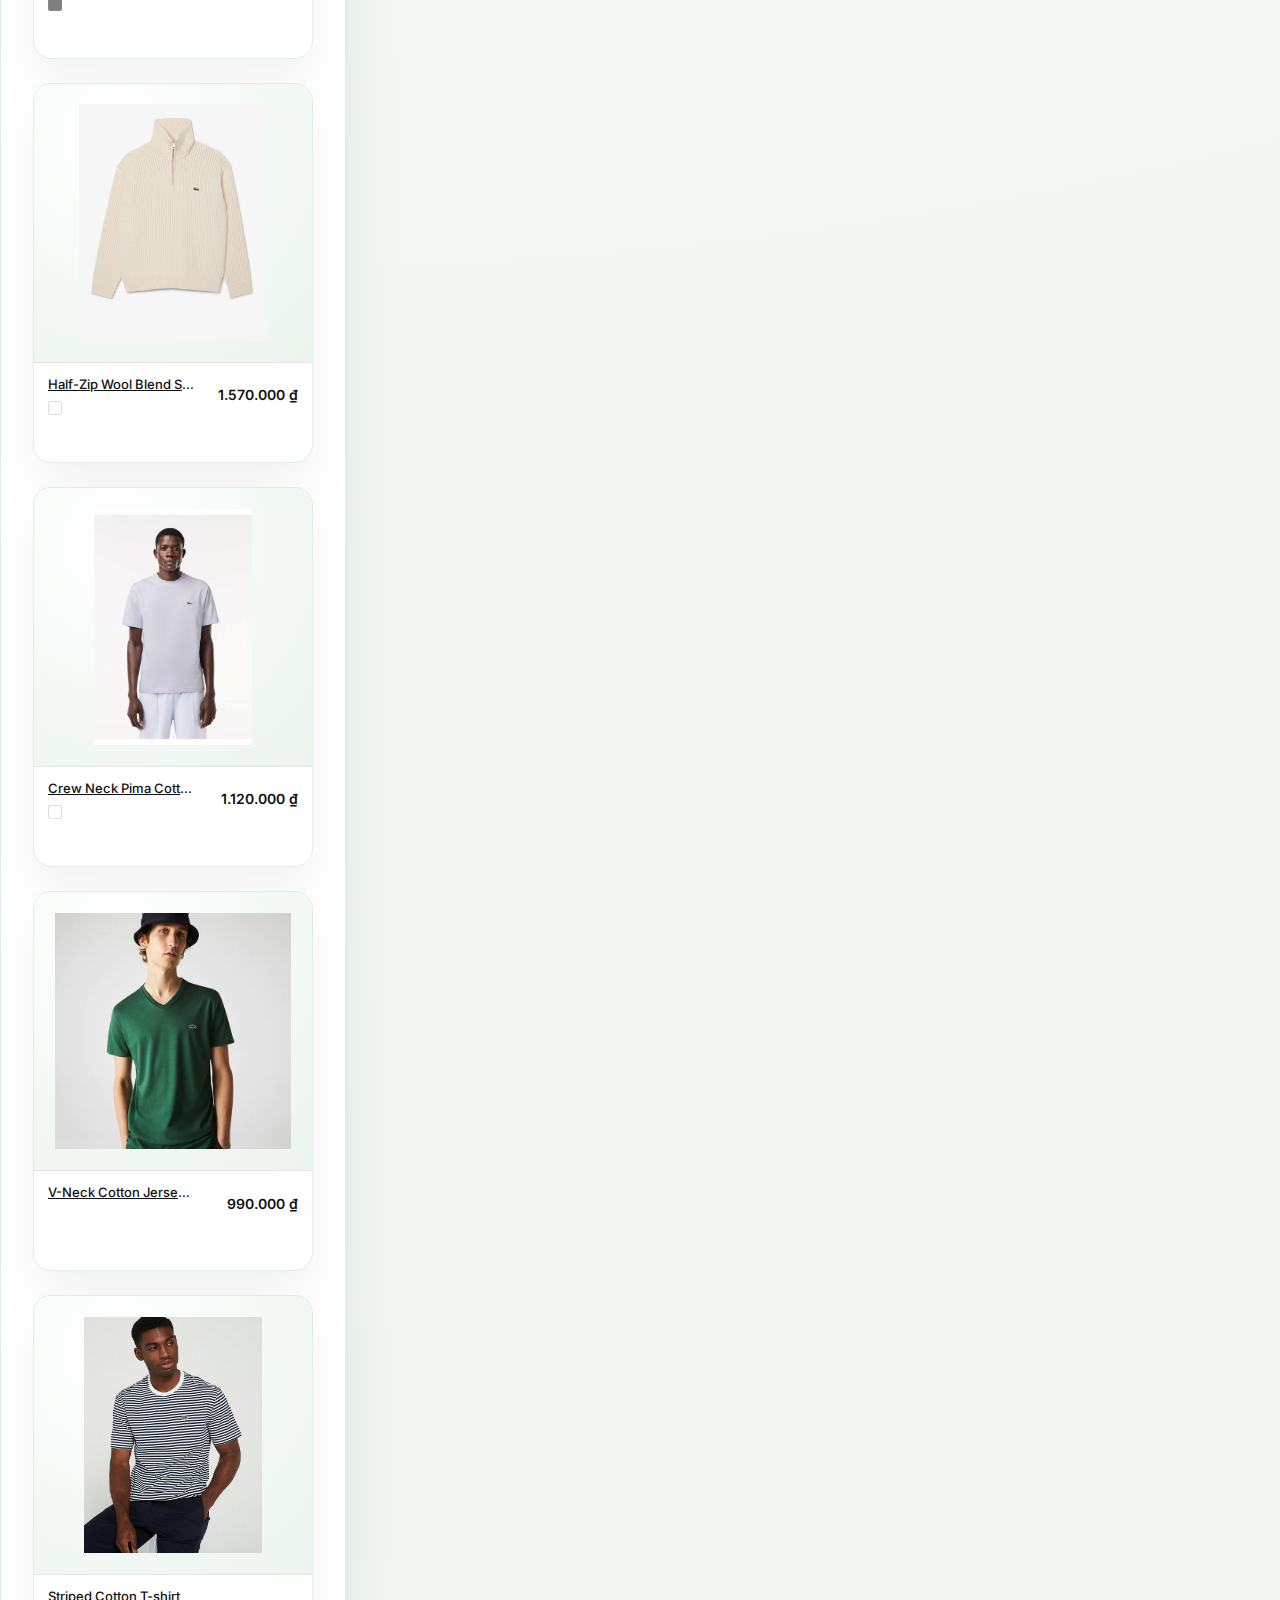
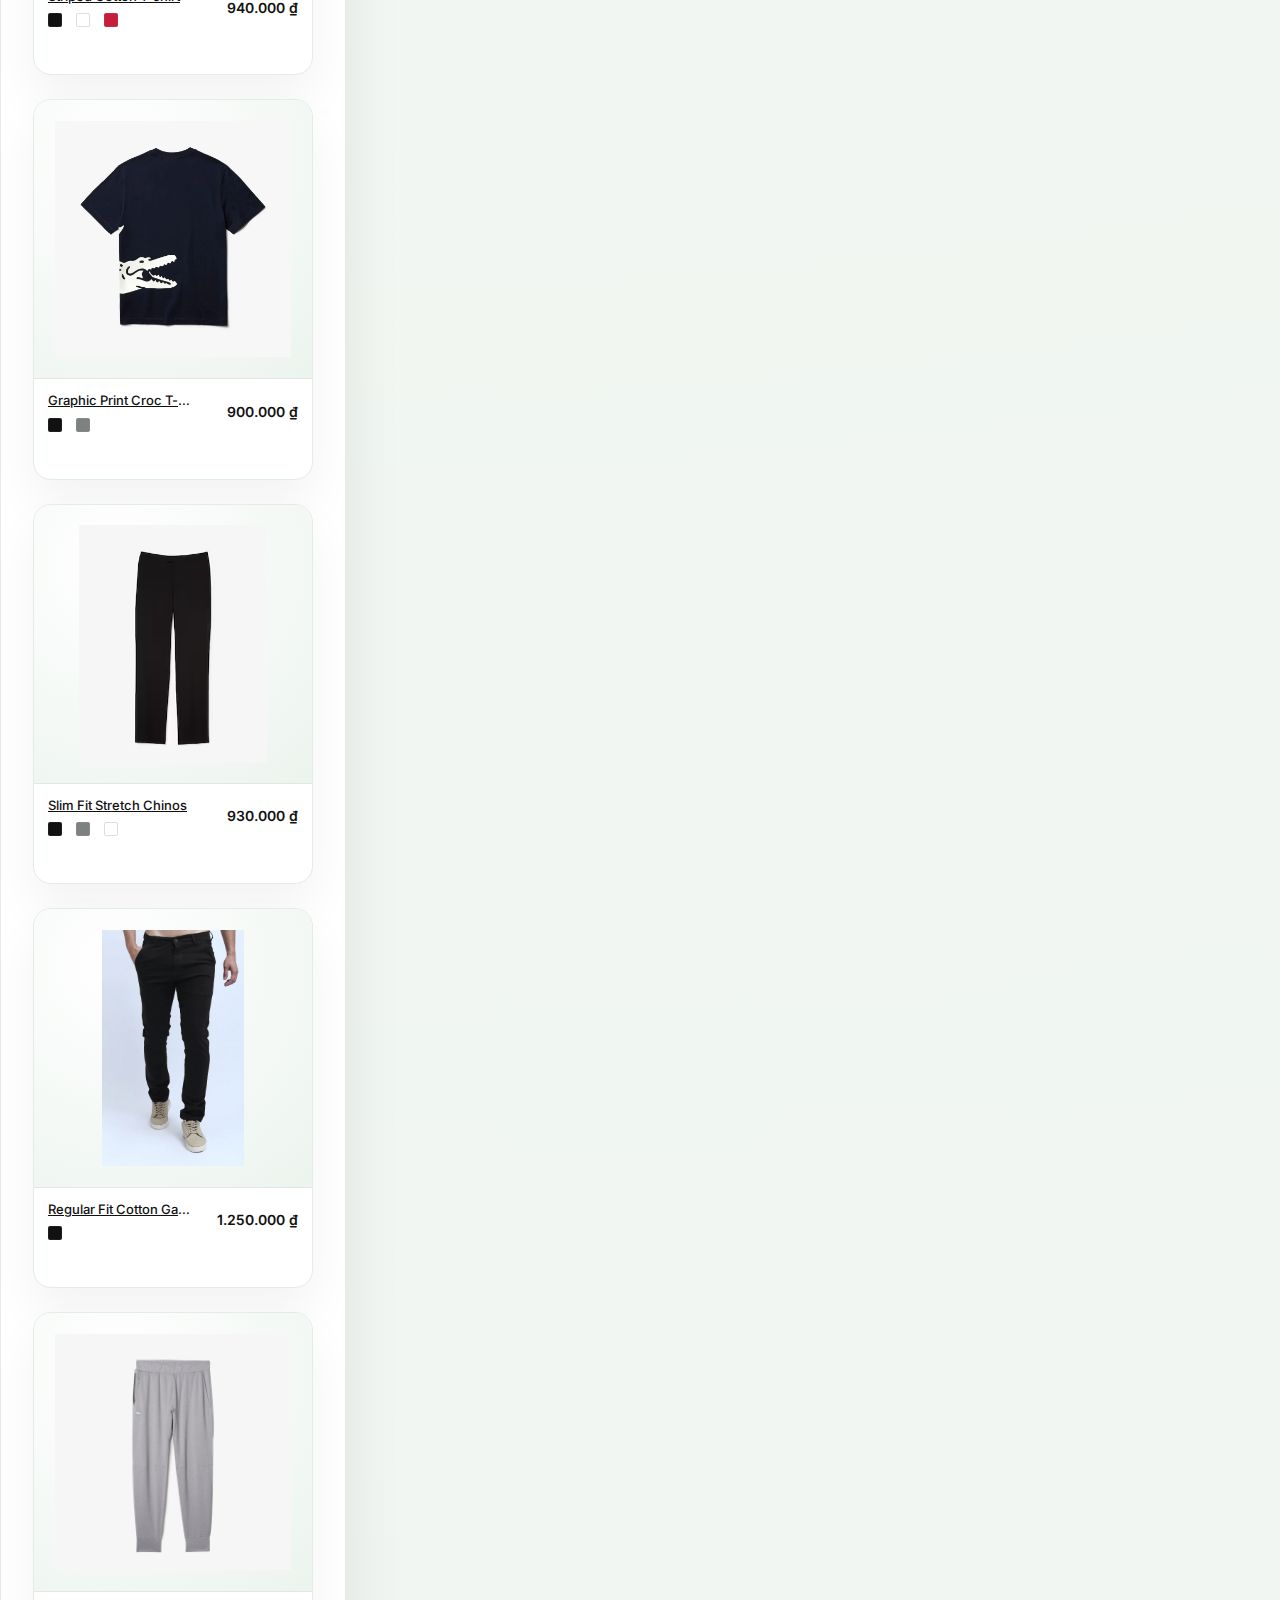
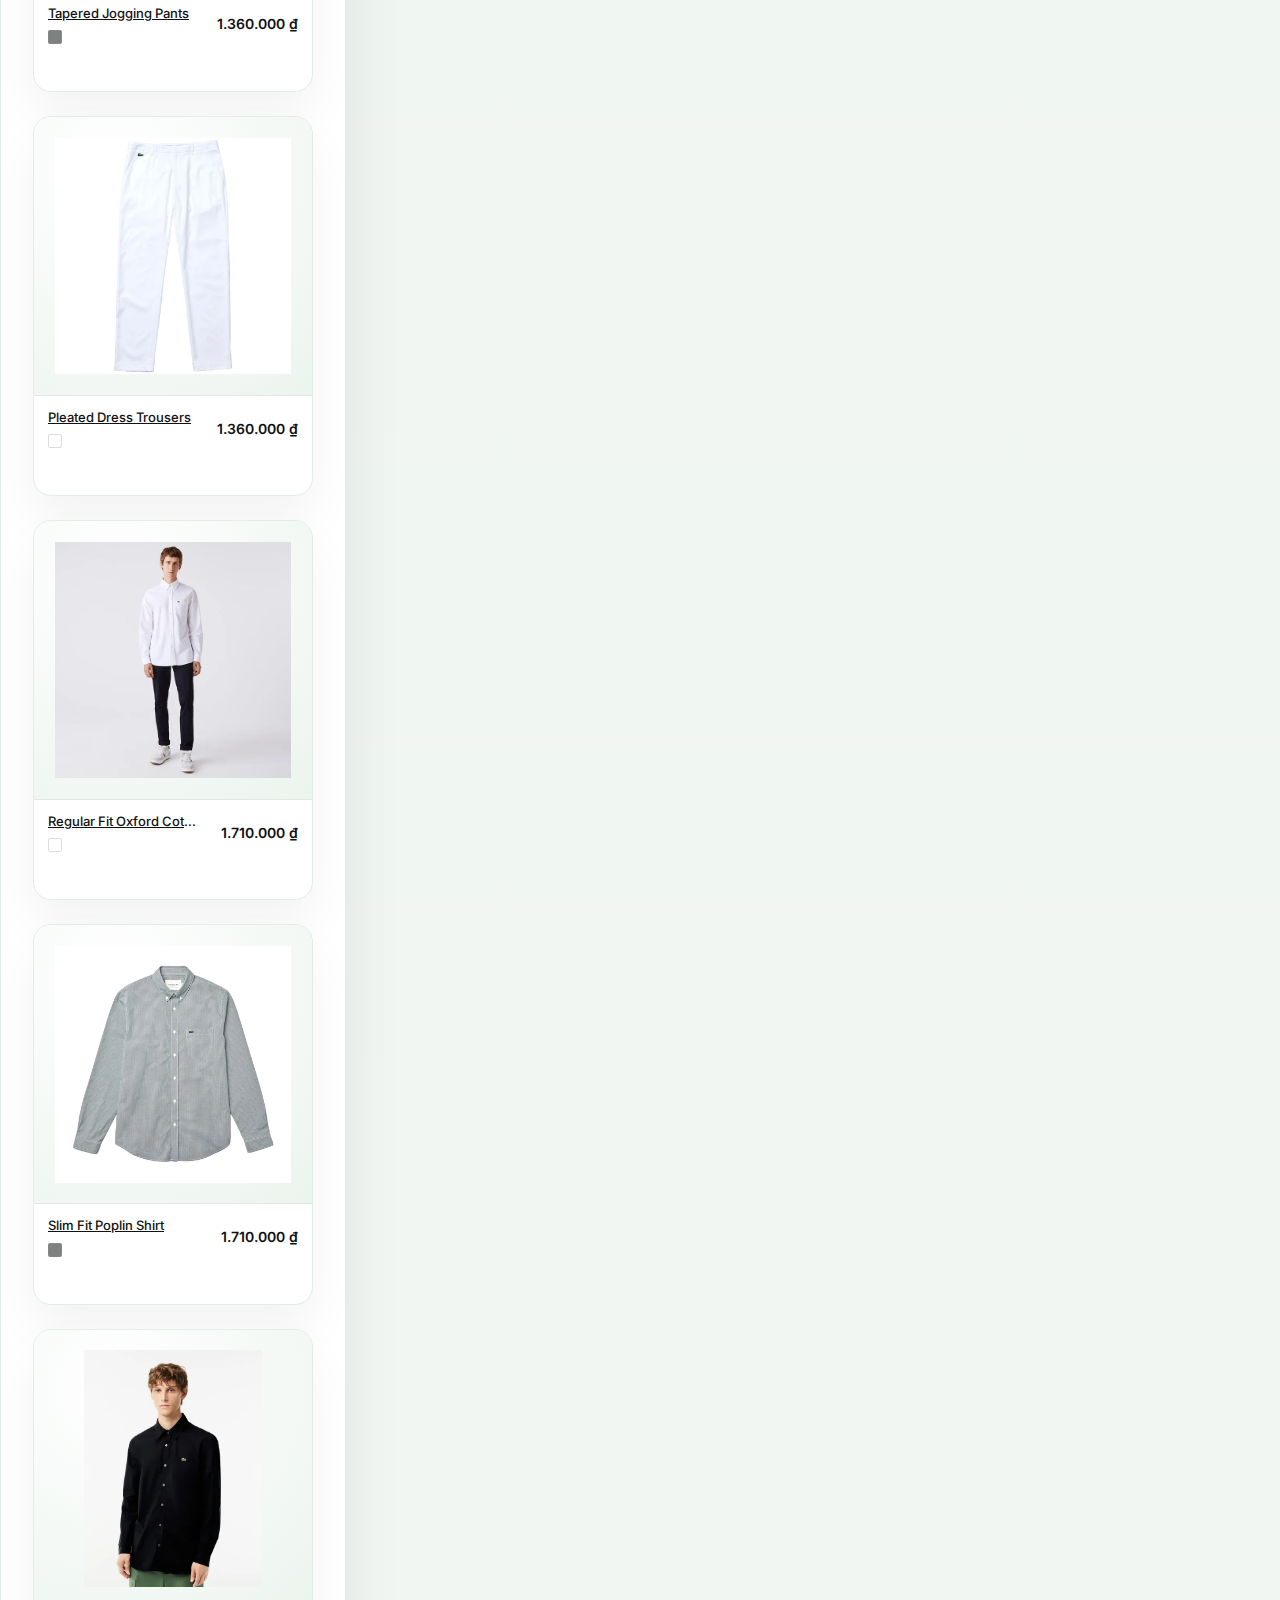
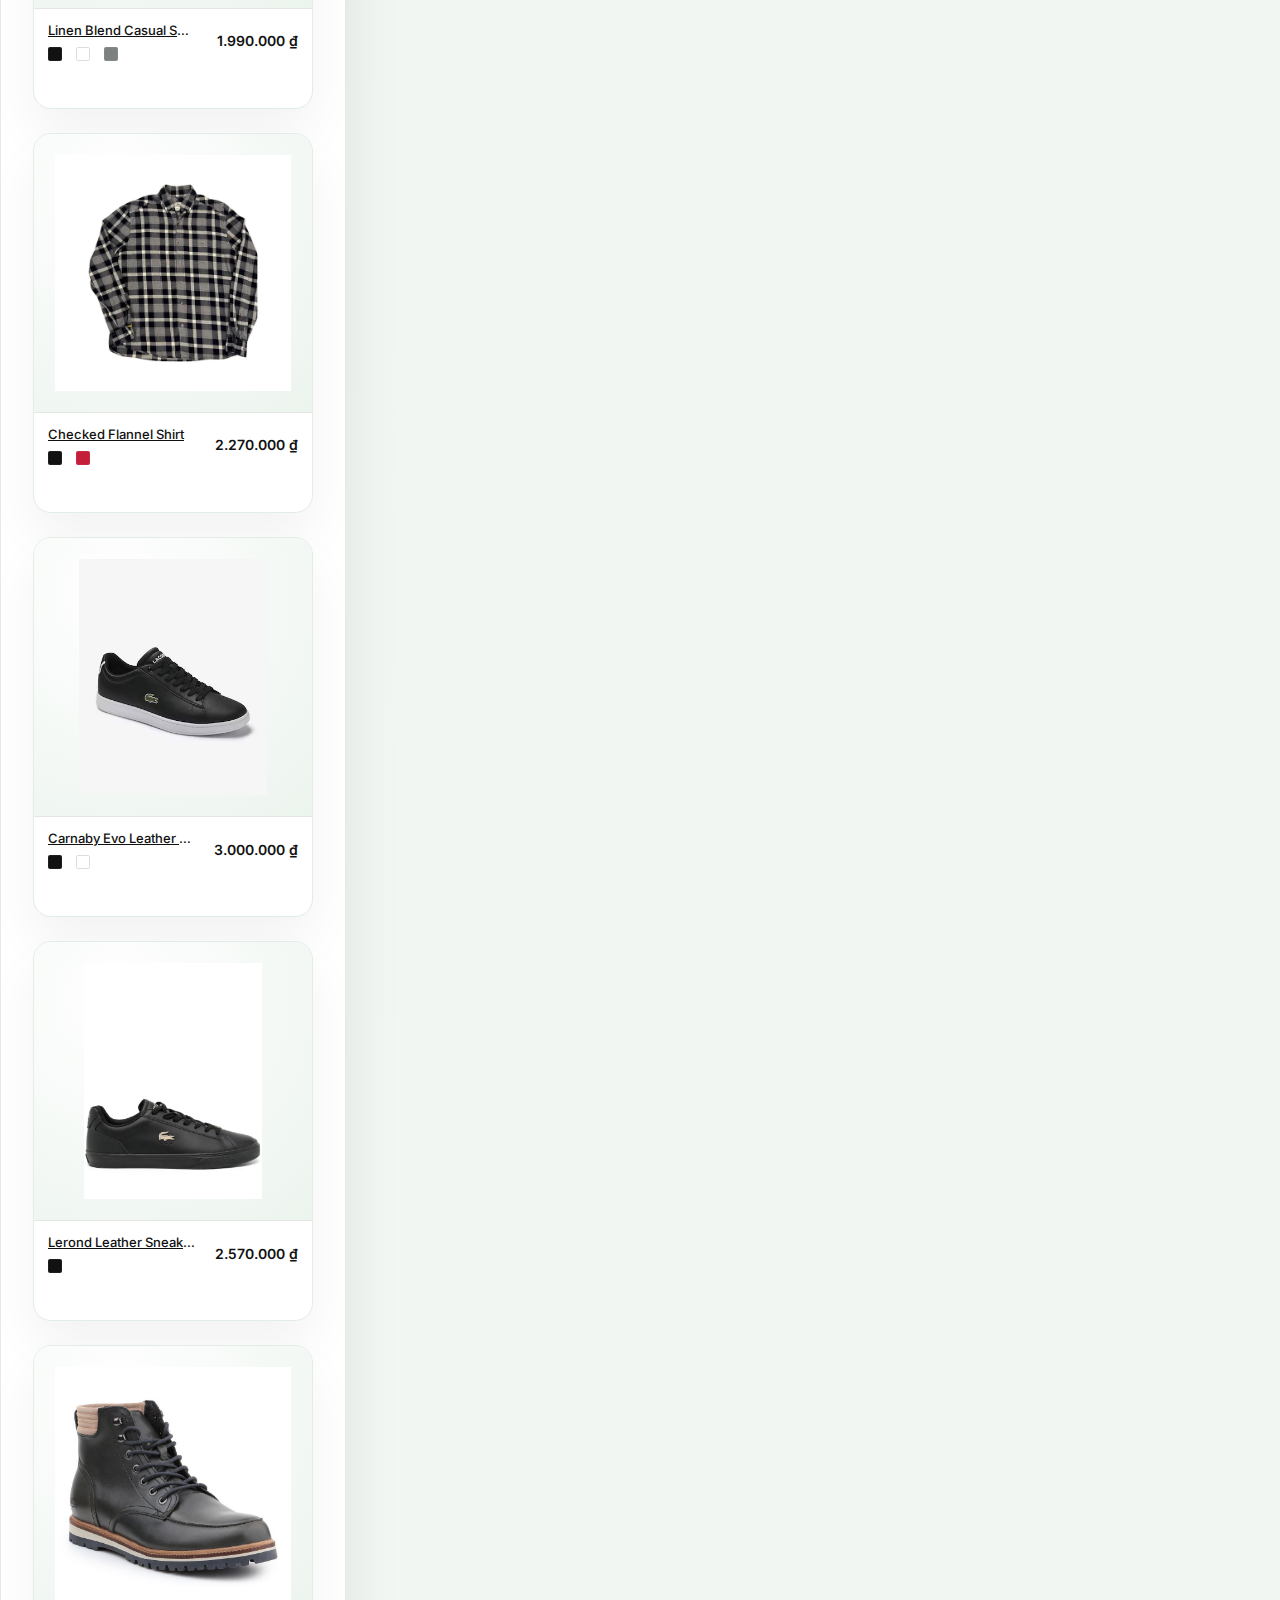
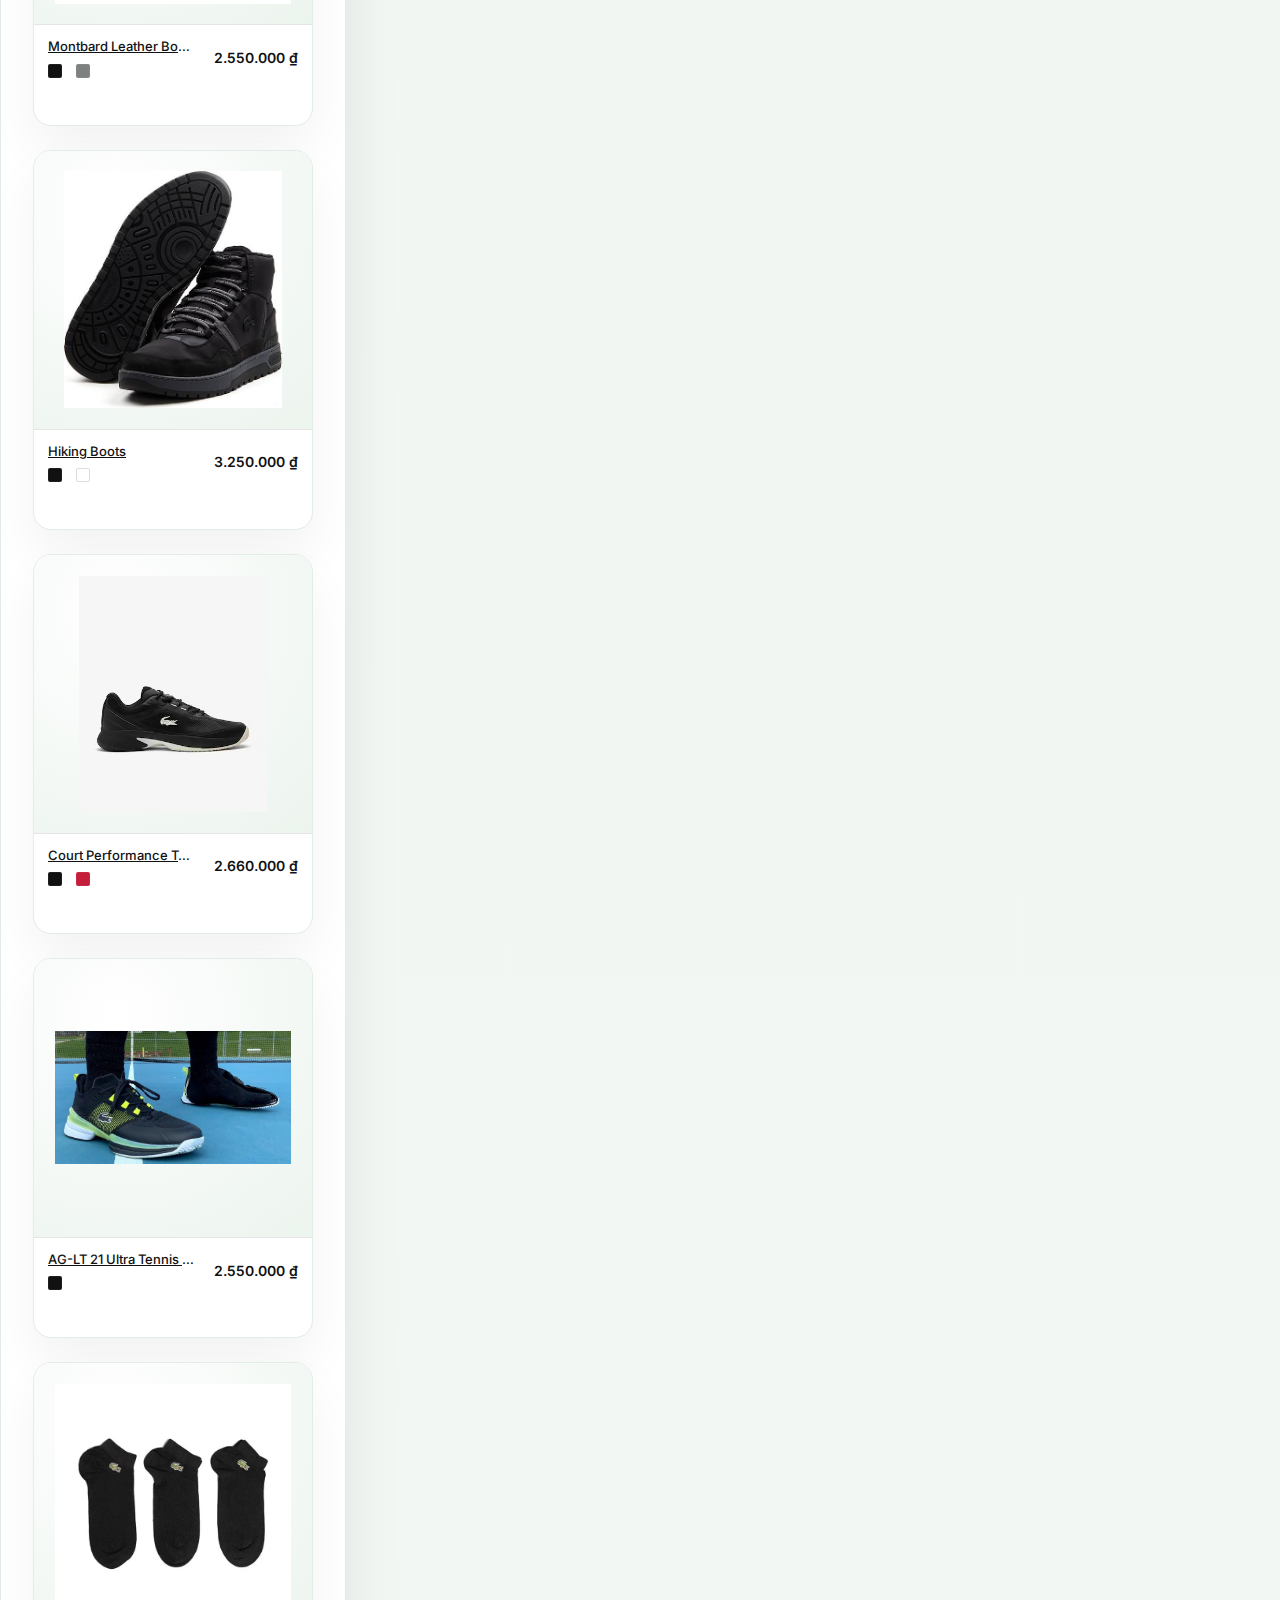
<file: Products/Products.html>
<!DOCTYPE html>
<html lang="vi">
<head>
  <meta charset="UTF-8" />
  <meta name="viewport" content="width=device-width, initial-scale=1.0" />
  <title>Lacoste Việt Nam | Products</title>
  <link rel="preconnect" href="https://fonts.googleapis.com">
  <link rel="preconnect" href="https://fonts.gstatic.com" crossorigin>
  <link href="https://fonts.googleapis.com/css2?family=Inter:wght@400;500;600;700&display=swap" rel="stylesheet">
  <link rel="stylesheet" href="style.css" />
  <link rel="icon" href="../images/Fvicon.png" />
</head>
<body>
  <nav class="navbar">
    <div class="nav-container">
      <div class="nav-logo">
        <a href="../src/index.html#home">
          <img src="../images/Lacoste_logo.png" alt="Lacoste logo" />
        </a>
      </div>

      <ul class="nav-menu">
        <li class="nav-item">
          <a href="../src/index.html#home" class="nav-link">HOME</a>
        </li>
        <li class="nav-item">
          <a href="../src/index.html#about" class="nav-link">ABOUT</a>
        </li>
        <li class="nav-item has-mega">
          <a href="#/products" class="nav-link nav-link-products">PRODUCTS</a>
          <div class="mega-menu" role="menu">
            <div class="mega-col mega-main">
              <h4>Explore</h4>
              <ul>
                <li><a href="#/products">All Collections</a></li>
                <li><a href="#/products">New Arrivals</a></li>
                <li><a href="#/products">Online Exclusive</a></li>
                <li><a href="#/products">Made-to-Order</a></li>
              </ul>
            </div>
            <div class="mega-col">
              <h4>Clothing</h4>
              <ul>
                <li><a href="#" data-category="clothing" data-sub="tshirts">T-Shirts</a></li>
                <li><a href="#" data-category="clothing" data-sub="shirts">Shirts</a></li>
                <li><a href="#" data-category="clothing" data-sub="hoodies">Hoodies</a></li>
                <li><a href="#" data-category="clothing" data-sub="jackets">Jackets</a></li>
                <li><a href="#" data-category="clothing" data-sub="pants">Pants</a></li>
              </ul>
            </div>
            <div class="mega-col">
              <h4>Shoes</h4>
              <ul>
                <li><a href="#" data-category="shoes" data-sub="running">Running</a></li>
                <li><a href="#" data-category="shoes" data-sub="basketball">Court</a></li>
                <li><a href="#" data-category="shoes" data-sub="casual">Lifestyle</a></li>
                <li><a href="#" data-category="shoes" data-sub="sandals">Sandals</a></li>
              </ul>
            </div>
            <div class="mega-col">
              <h4>Accessories</h4>
              <ul>
                <li><a href="#" data-category="accessories" data-sub="hats">Caps & Hats</a></li>
                <li><a href="#" data-category="accessories" data-sub="bags">Bags</a></li>
                <li><a href="#" data-category="accessories" data-sub="socks">Socks</a></li>
                <li><a href="#" data-category="accessories" data-sub="watches">Watches</a></li>
              </ul>
            </div>
          </div>
        </li>
        <li class="nav-item">
          <a href="../src/index.html#contact" class="nav-link">CONTACT</a>
        </li>
        <li class="nav-item nav-cart">
          <a href="#/cart" class="nav-link cart-link" id="cartLink" aria-label="Shopping Cart">
            <span>Cart</span>
            <span class="badge" id="cartCount">0</span>
          </a>
        </li>
        <li class="nav-item">
          <a href="../Login/login.html" class="nav-link nav-link-login">LOGIN</a>
        </li>
      </ul>

      <div class="nav-toggle" id="mobile-menu">
        <span class="bar"></span>
        <span class="bar"></span>
        <span class="bar"></span>
      </div>
    </div>
  </nav>

  <main class="main container">
    <section class="breadcrumbs" id="breadcrumbs"></section>

    <div class="products-wrapper">
      <section class="products-main full-width">
        <div class="products-controls">
          <div class="controls-left">
            <h2 id="resultTitle" class="page-title">Products</h2>
            <p id="resultCount" class="result-count"></p>
          </div>
          <div class="controls-right">
            <input id="searchInput" type="text" placeholder="Search..." class="search-input-top" />
            <select id="sortSelect" class="sort-select-top">
              <option value="relevance">Sort: Default</option>
              <option value="priceAsc">Price: Low to High</option>
              <option value="priceDesc">Price: High to Low</option>
              <option value="nameAsc">Name: A-Z</option>
              <option value="nameDesc">Name: Z-A</option>
            </select>
          </div>
        </div>
        <section id="productGrid" class="grid"></section>
      </section>
    </div>

    <!-- Product Detail Modal -->
    <div class="modal" id="productModal" aria-hidden="true">
      <div class="dialog" role="dialog" aria-modal="true">
        <img id="modalImage" alt="product image" />
        <div class="content">
          <h2 class="title" id="modalTitle"></h2>
          <div class="brand" id="modalBrand"></div>
          <div class="price" id="modalPrice"></div>
          <div class="desc" id="modalDesc"></div>
          <div style="display:flex;gap:8px;margin-top:auto">
            <button class="btn" id="modalAdd">Add to Cart</button>
            <button class="btn secondary" id="modalClose">Close</button>
          </div>
        </div>
      </div>
    </div>
  </main>

  <footer class="footer">
    <div class="container">
      <p>© 2025 Lacoste Việt Nam. All rights reserved.</p>
    </div>
  </footer>

  <script src="script.js"></script>
</body>
</html>
</file>
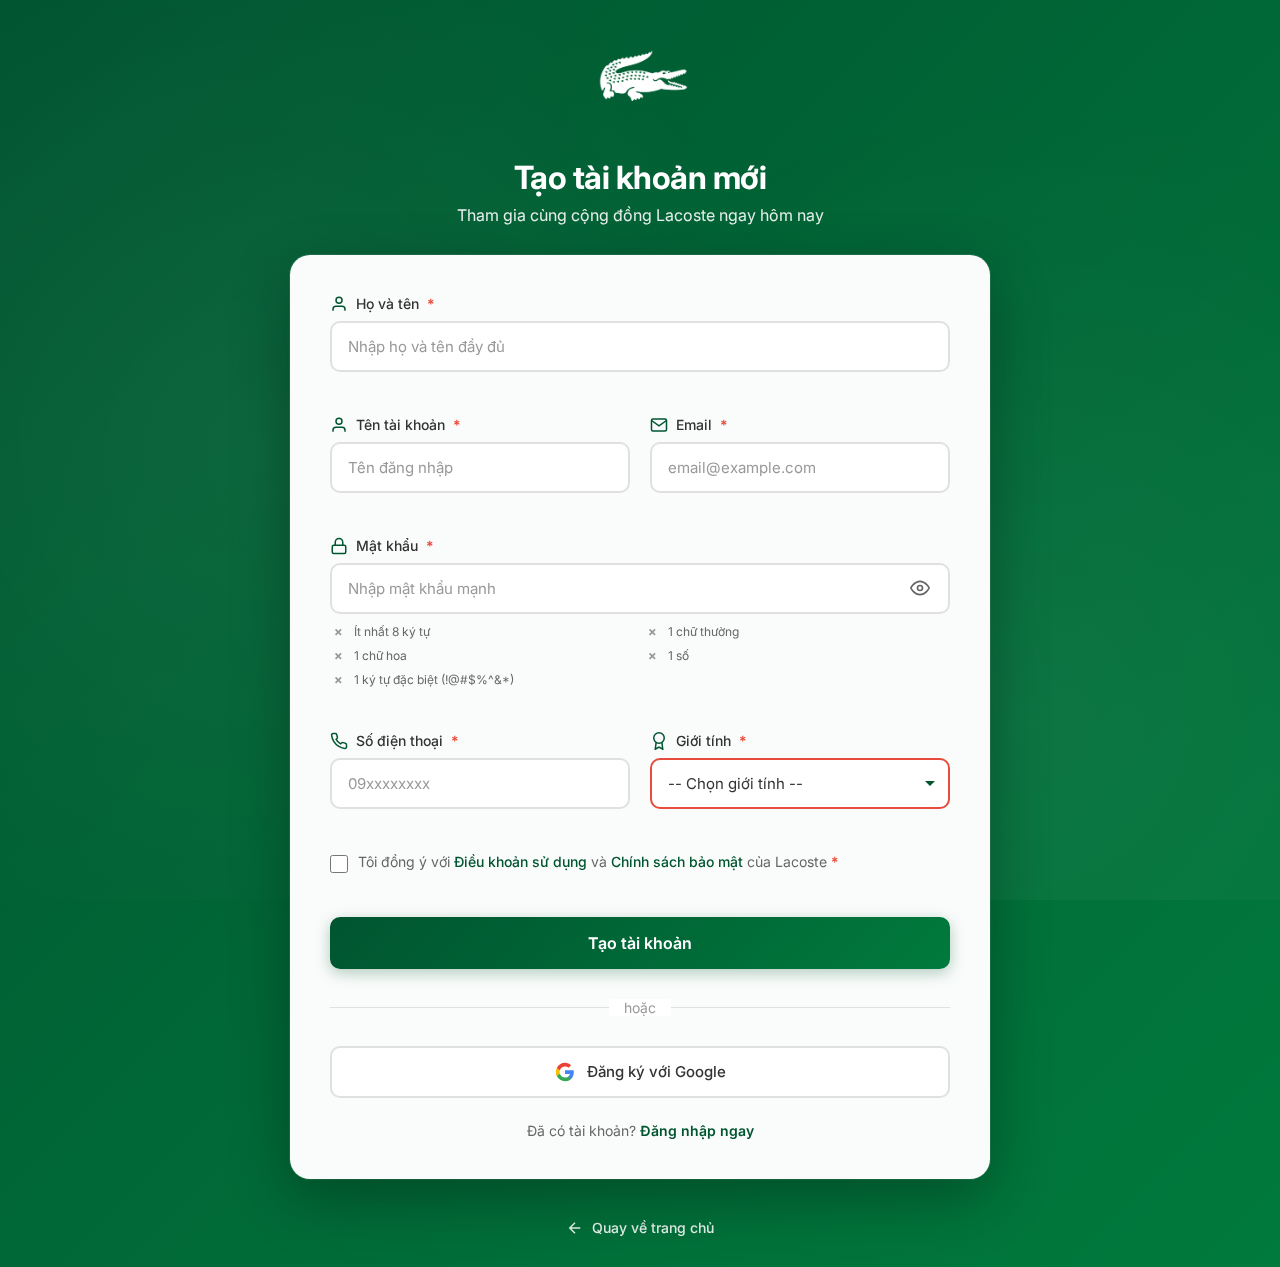
<file: Register/register.html>
<!DOCTYPE html>
<html lang="vi">

<head>
    <meta charset="UTF-8">
    <meta name="viewport" content="width=device-width, initial-scale=1.0">
    <title>Đăng ký - Lacoste</title>
    <link rel="shortcut icon" href="/images/Fvicon.png" type="image/x-icon">
    <link rel="stylesheet" href="/Register/style.css">
    <link rel="preconnect" href="https://fonts.googleapis.com">
    <link rel="preconnect" href="https://fonts.gstatic.com" crossorigin>
    <link href="https://fonts.googleapis.com/css2?family=Inter:wght@300;400;500;600;700&display=swap" rel="stylesheet">
</head>

<body>
    <!-- Background với pattern -->
    <div class="background-overlay"></div>
    
    <!-- Container chính -->
    <div class="register-container">
        <!-- Logo và header -->
        <div class="register-header">
            <a href="/src/index.html" class="logo-link">
                <img src="/images/Lacoste_logo.png" alt="Lacoste Logo" class="logo-img">
            </a>
            <h1 class="register-title">Tạo tài khoản mới</h1>
            <p class="register-subtitle">Tham gia cùng cộng đồng Lacoste ngay hôm nay</p>
        </div>

        <!-- Form đăng ký -->
        <div class="register-box">
            <form id="registerForm" class="register-form" novalidate>
                <!-- Họ và tên -->
                <div class="input-group full-width">
                    <label for="fullname" class="input-label">
                        <svg class="input-icon" xmlns="http://www.w3.org/2000/svg" viewBox="0 0 24 24" fill="none" stroke="currentColor" stroke-width="2">
                            <path d="M20 21v-2a4 4 0 0 0-4-4H8a4 4 0 0 0-4 4v2"></path>
                            <circle cx="12" cy="7" r="4"></circle>
                        </svg>
                        Họ và tên <span class="required">*</span>
                    </label>
                    <input 
                        type="text" 
                        id="fullname" 
                        name="fullname"
                        class="input-field" 
                        placeholder="Nhập họ và tên đầy đủ" 
                        required
                        autocomplete="name"
                    >
                    <span class="input-error" id="err-fullname" aria-live="polite"></span>
                </div>

                <!-- Tên tài khoản và Email -->
                <div class="form-row">
                    <div class="input-group">
                        <label for="username" class="input-label">
                            <svg class="input-icon" xmlns="http://www.w3.org/2000/svg" viewBox="0 0 24 24" fill="none" stroke="currentColor" stroke-width="2">
                                <path d="M20 21v-2a4 4 0 0 0-4-4H8a4 4 0 0 0-4 4v2"></path>
                                <circle cx="12" cy="7" r="4"></circle>
                            </svg>
                            Tên tài khoản <span class="required">*</span>
                        </label>
                        <input 
                            type="text" 
                            id="username" 
                            name="username"
                            class="input-field" 
                            placeholder="Tên đăng nhập" 
                            required
                            autocomplete="username"
                            minlength="3"
                        >
                        <span class="input-error" id="err-username"></span>
                    </div>

                    <div class="input-group">
                        <label for="email" class="input-label">
                            <svg class="input-icon" xmlns="http://www.w3.org/2000/svg" viewBox="0 0 24 24" fill="none" stroke="currentColor" stroke-width="2">
                                <path d="M4 4h16c1.1 0 2 .9 2 2v12c0 1.1-.9 2-2 2H4c-1.1 0-2-.9-2-2V6c0-1.1.9-2 2-2z"></path>
                                <polyline points="22,6 12,13 2,6"></polyline>
                            </svg>
                            Email <span class="required">*</span>
                        </label>
                        <input 
                            type="email" 
                            id="email" 
                            name="email"
                            class="input-field" 
                            placeholder="email@example.com" 
                            required
                            autocomplete="email"
                        >
                        <span class="input-error" id="err-email"></span>
                    </div>
                </div>

                <!-- Mật khẩu -->
                <div class="input-group full-width">
                    <label for="password" class="input-label">
                        <svg class="input-icon" xmlns="http://www.w3.org/2000/svg" viewBox="0 0 24 24" fill="none" stroke="currentColor" stroke-width="2">
                            <rect x="3" y="11" width="18" height="11" rx="2" ry="2"></rect>
                            <path d="M7 11V7a5 5 0 0 1 10 0v4"></path>
                        </svg>
                        Mật khẩu <span class="required">*</span>
                    </label>
                    <div class="password-wrapper">
                        <input 
                            type="password" 
                            id="password" 
                            name="password"
                            class="input-field" 
                            placeholder="Nhập mật khẩu mạnh" 
                            required
                            autocomplete="new-password"
                            minlength="8"
                            aria-describedby="pw-hint"
                        >
                        <button type="button" class="password-toggle" id="togglePw" aria-label="Hiện/ẩn mật khẩu">
                            <svg class="eye-icon" xmlns="http://www.w3.org/2000/svg" viewBox="0 0 24 24" fill="none" stroke="currentColor" stroke-width="2">
                                <path d="M1 12s4-8 11-8 11 8 11 8-4 8-11 8-11-8-11-8z"></path>
                                <circle cx="12" cy="12" r="3"></circle>
                            </svg>
                        </button>
                    </div>
                    <div class="password-requirements" id="pw-hint">
                        <div class="pw-meta">
                            <span id="pw-strength"></span>
                        </div>
                        <div class="pw-checklist">
                            <div class="pw-check-item" id="pw-length">
                                <span class="check-icon">✗</span>
                                <span>Ít nhất 8 ký tự</span>
                            </div>
                            <div class="pw-check-item" id="pw-lowercase">
                                <span class="check-icon">✗</span>
                                <span>1 chữ thường</span>
                            </div>
                            <div class="pw-check-item" id="pw-uppercase">
                                <span class="check-icon">✗</span>
                                <span>1 chữ hoa</span>
                            </div>
                            <div class="pw-check-item" id="pw-number">
                                <span class="check-icon">✗</span>
                                <span>1 số</span>
                            </div>
                            <div class="pw-check-item" id="pw-special">
                                <span class="check-icon">✗</span>
                                <span>1 ký tự đặc biệt (!@#$%^&*)</span>
                            </div>
                        </div>
                    </div>
                    <span class="input-error" id="err-password"></span>
                </div>

                <!-- Số điện thoại và Giới tính -->
                <div class="form-row">
                    <div class="input-group">
                        <label for="phone" class="input-label">
                            <svg class="input-icon" xmlns="http://www.w3.org/2000/svg" viewBox="0 0 24 24" fill="none" stroke="currentColor" stroke-width="2">
                                <path d="M22 16.92v3a2 2 0 0 1-2.18 2 19.79 19.79 0 0 1-8.63-3.07 19.5 19.5 0 0 1-6-6 19.79 19.79 0 0 1-3.07-8.67A2 2 0 0 1 4.11 2h3a2 2 0 0 1 2 1.72 12.84 12.84 0 0 0 .7 2.81 2 2 0 0 1-.45 2.11L8.09 9.91a16 16 0 0 0 6 6l1.27-1.27a2 2 0 0 1 2.11-.45 12.84 12.84 0 0 0 2.81.7A2 2 0 0 1 22 16.92z"></path>
                            </svg>
                            Số điện thoại <span class="required">*</span>
                        </label>
                        <input 
                            type="tel" 
                            id="phone" 
                            name="phone"
                            class="input-field" 
                            placeholder="09xxxxxxxx" 
                            required
                            autocomplete="tel"
                            pattern="^\+?\d{7,15}$"
                        >
                        <span class="input-error" id="err-phone"></span>
                    </div>

                    <div class="input-group">
                        <label for="gender" class="input-label">
                            <svg class="input-icon" xmlns="http://www.w3.org/2000/svg" viewBox="0 0 24 24" fill="none" stroke="currentColor" stroke-width="2">
                                <circle cx="12" cy="8" r="7"></circle>
                                <polyline points="8.21 13.89 7 23 12 20 17 23 15.79 13.88"></polyline>
                            </svg>
                            Giới tính <span class="required">*</span>
                        </label>
                        <select id="gender" name="gender" class="input-field" required>
                            <option value="">-- Chọn giới tính --</option>
                            <option value="male">Nam</option>
                            <option value="female">Nữ</option>
                            <option value="other">Khác</option>
                        </select>
                        <span class="input-error" id="err-gender"></span>
                    </div>
                </div>

                <!-- Điều khoản -->
                <div class="input-group full-width">
                    <label class="checkbox-label">
                        <input type="checkbox" id="terms" name="terms" required>
                        <span>Tôi đồng ý với <a href="#" class="link">Điều khoản sử dụng</a> và <a href="#" class="link">Chính sách bảo mật</a> của Lacoste <span class="required">*</span></span>
                    </label>
                    <span class="input-error" id="err-terms"></span>
                </div>

                <!-- Nút đăng ký -->
                <button type="submit" class="register-button" id="registerButton">
                    <span class="button-text">Tạo tài khoản</span>
                    <svg class="button-loader" xmlns="http://www.w3.org/2000/svg" viewBox="0 0 24 24" fill="none" stroke="currentColor" stroke-width="2">
                        <circle cx="12" cy="12" r="10" stroke-opacity="0.25"></circle>
                        <path d="M12 2a10 10 0 0 1 10 10" stroke-linecap="round"></path>
                    </svg>
                </button>
            </form>

            <!-- Divider -->
            <div class="divider">
                <span>hoặc</span>
            </div>

            <!-- Social register -->
            <div class="social-register">
                <button type="button" class="social-button google-button">
                    <svg xmlns="http://www.w3.org/2000/svg" viewBox="0 0 24 24">
                        <path fill="#4285F4" d="M22.56 12.25c0-.78-.07-1.53-.2-2.25H12v4.26h5.92c-.26 1.37-1.04 2.53-2.21 3.31v2.77h3.57c2.08-1.92 3.28-4.74 3.28-8.09z"/>
                        <path fill="#34A853" d="M12 23c2.97 0 5.46-.98 7.28-2.66l-3.57-2.77c-.98.66-2.23 1.06-3.71 1.06-2.86 0-5.29-1.93-6.16-4.53H2.18v2.84C3.99 20.53 7.7 23 12 23z"/>
                        <path fill="#FBBC05" d="M5.84 14.09c-.22-.66-.35-1.36-.35-2.09s.13-1.43.35-2.09V7.07H2.18C1.43 8.55 1 10.22 1 12s.43 3.45 1.18 4.93l2.85-2.22.81-.62z"/>
                        <path fill="#EA4335" d="M12 5.38c1.62 0 3.06.56 4.21 1.64l3.15-3.15C17.45 2.09 14.97 1 12 1 7.7 1 3.99 3.47 2.18 7.07l3.66 2.84c.87-2.6 3.3-4.53 6.16-4.53z"/>
                    </svg>
                    <span>Đăng ký với Google</span>
                </button>
            </div>

            <!-- Đăng nhập -->
            <p class="login-note">
                Đã có tài khoản? 
                <a href="/Login/login.html" class="login-link">Đăng nhập ngay</a>
            </p>
        </div>

        <!-- Back to home -->
        <a href="/src/index.html" class="back-home">
            <svg xmlns="http://www.w3.org/2000/svg" viewBox="0 0 24 24" fill="none" stroke="currentColor" stroke-width="2">
                <path d="M19 12H5M12 19l-7-7 7-7"/>
            </svg>
            <span>Quay về trang chủ</span>
        </a>
    </div>

    <!-- Script -->
    <script src="script.js"></script>
</body>

</html>
</file>
<file: Products/style.css>
html,
body {
    margin: 0;
    padding: 0;
    font-family: 'Inter', -apple-system, BlinkMacSystemFont, 'Segoe UI', Roboto, Oxygen, Ubuntu, Cantarell, sans-serif;
    color: var(--lacoste-text);
    background: var(--lacoste-cream);
    overflow-x: hidden;
}

body {
    background-image:
        radial-gradient(circle at 20% 20%, rgba(255, 255, 255, 0.7), transparent 45%),
        radial-gradient(circle at 80% 0%, rgba(255, 255, 255, 0.6), transparent 40%),
        linear-gradient(180deg, #fdfefd 0%, #eef4ef 40%, #f6f9f7 100%);
    min-height: 100vh;
}

.container {
    max-width: 1440px;
    margin: 0 auto;
    padding: 0 20px;
}

/** Bố cục trang sản phẩm: thanh bên + nội dung chính */
.products-wrapper{
    display: grid;
    grid-template-columns: 280px 1fr;
    gap: 28px;
    align-items: start;
}

.collection-hero{
    display: grid;
    grid-template-columns: repeat(auto-fit, minmax(260px, 1fr));
    gap: 24px;
    padding: 32px;
    border-radius: 28px;
    background: linear-gradient(120deg, rgba(0,85,48,0.12), rgba(15,122,75,0.08)), #ffffff;
    border: 1px solid rgba(0,0,0,0.04);
    margin-bottom: 32px;
    box-shadow: 0 25px 60px rgba(1,28,13,0.08);
}

.collection-hero .hero-copy h1{
    margin: 12px 0;
    font-size: clamp(2rem, 3vw, 2.8rem);
    color: var(--lacoste-green-dark);
}

.collection-hero .hero-subtitle{
    color: #4c5a4f;
    margin-bottom: 18px;
}

.hero-highlights{
    display: flex;
    flex-wrap: wrap;
    gap: 10px;
}

.hero-highlights span{
    background: rgba(0,85,48,0.08);
    color: var(--lacoste-green-dark);
    padding: 8px 14px;
    border-radius: 999px;
    font-size: 0.9rem;
    font-weight: 600;
}

.hero-card{
    background: #fff;
    border-radius: 24px;
    padding: 24px;
    border: 1px solid rgba(0,0,0,0.06);
    display: flex;
    flex-direction: column;
    gap: 12px;
    box-shadow: 0 25px 60px rgba(0,0,0,0.08);
}

.hero-card ul{
    list-style: none;
    padding: 0;
    margin: 0;
    color: #4c5a4f;
    display: grid;
    gap: 8px;
}

.hero-card .hero-cta-btn{
    margin-top: auto;
    align-self: flex-start;
}

.quick-filters{
    display: flex;
    flex-wrap: wrap;
    gap: 10px;
    margin: 18px 0 12px;
}

.chip{
    border-radius: 999px;
    border: 1px solid rgba(0,0,0,0.08);
    padding: 10px 20px;
    background: #fff;
    font-size: 13px;
    font-weight: 600;
    cursor: pointer;
    transition: all 0.2s ease;
    color: #4b5a50;
}

.chip:hover{
    border-color: var(--lacoste-green);
    color: var(--lacoste-green);
}

.chip.is-active{
    background: var(--lacoste-green);
    color: #fff;
    border-color: var(--lacoste-green);
    box-shadow: 0 12px 24px rgba(0,85,48,0.25);
}

.active-filters{
    display: flex;
    flex-wrap: wrap;
    justify-content: space-between;
    gap: 12px;
    align-items: center;
    margin-bottom: 24px;
}

.active-filters #activeFilters{
    display: flex;
    flex-wrap: wrap;
    gap: 12px;
    align-items: center;
}

.filter-pill{
    display: inline-flex;
    align-items: center;
    gap: 10px;
    border-radius: 999px;
    border: none;
    background: #eef4ef;
    color: #2b3d35;
    padding: 8px 16px;
    font-size: 13px;
    cursor: pointer;
}

.filter-pill span:last-child{
    font-weight: 700;
}

.pill-empty{
    color: #6c7b71;
    font-size: 0.9rem;
}

.link-clear{
    border: none;
    background: none;
    color: var(--lacoste-green);
    font-weight: 600;
    cursor: pointer;
}

.filters{
    background: #0f1715;
    color: #e6efe9;
    padding: 18px;
    border-radius: 8px;
    box-shadow: 0 6px 18px rgba(0,0,0,0.25);
    position: sticky;
    top: 96px;
    max-height: calc(100vh - 120px);
    overflow: auto;
}

.filters.is-hidden{
    display: none;
}
.filter-inner{ display:flex; flex-direction:column; gap:14px }
.filter-header{ display:flex; justify-content:space-between; gap:8px; margin-bottom:4px }
.hide-filters{
    background: transparent;
    color: var(--lacoste-cream);
    border: 1px solid rgba(255,255,255,0.06);
    padding: 10px 12px;
    border-radius: 4px;
    cursor: pointer;
    font-weight:600;
    font-size: 11px;
    letter-spacing: 0.5px;
}
.clear-filters{
    background: rgba(255,255,255,0.05);
    color: #ff6b6b;
    border: 1px solid rgba(255,107,107,0.2);
    padding: 10px 12px;
    border-radius: 4px;
    cursor: pointer;
    font-weight:600;
    font-size: 11px;
    letter-spacing: 0.5px;
    transition: all 0.2s ease;
}
.clear-filters:hover{
    background: rgba(255,107,107,0.1);
    border-color: rgba(255,107,107,0.4);
}
.filter-group h4{ color: #9fb49a; margin:8px 0; font-size:12px; letter-spacing:1px }
.filter-option{ padding:8px 0; color:#d9e6dd; cursor:pointer; transition: all 0.2s ease }
.filter-option:hover{ color:#fff; padding-left:4px }
.swatches{ display:flex; flex-wrap:wrap; gap:8px; padding-top:8px }
.swatch{ width:22px; height:22px; border-radius:3px; border:1px solid rgba(255,255,255,0.06); cursor:pointer; transition: all 0.2s ease }
.swatch:hover{ transform: translateY(-2px); box-shadow: 0 4px 8px rgba(0,0,0,0.3) }
.swatch.black{ background:#000 }
.swatch.grey{ background:#7d8180 }
.swatch.white{ background:#fff; border:1px solid #ddd }
.swatch.brown{ background:#6b4f3b }
.swatch.beige{ background:#d6c7b8 }
.swatch.green{ background:var(--lacoste-green) }
.swatch.blue{ background:#2b6fb3 }
.swatch.pink{ background:#d66fa6 }
.swatch.red{ background:#c41e3a }
.swatch.navy{ background:#001f3f }
.swatch.yellow{ background:#ffd700; border:1px solid #ddd }
.swatch.orange{ background:#ff8c00 }

/** Lưới chọn size bên trong bộ lọc */
.size-grid{ display:grid; grid-template-columns: repeat(3, 1fr); gap:12px; margin-top:12px }
.size-box{ border:1px solid rgba(255,255,255,0.06); padding:18px 8px; text-align:center; border-radius:6px; color:#dfe9e2; font-weight:600 }
.size-box.big{ grid-column: span 3; text-transform:uppercase }

/** Thanh thông tin dưới hình ảnh sản phẩm */
.card .info-bar{ background:#fff; color:#111; display:flex; align-items:center; justify-content:space-between; padding:12px 14px; gap:12px; border-top:1px solid #e5e5e5 }
.card .info-left{ display:flex; flex-direction:column; gap:8px; min-width:0; flex:1; overflow:hidden }
.card .info-left .title{ color:#111; font-size:13px; margin:0; display:block; white-space:nowrap; overflow:hidden; text-overflow:ellipsis }
.card .swatch-row{ display:flex; gap:8px; align-items:center }
.card .swatch-row .swatch-mini{ width:12px; height:12px; border-radius:2px; border:1px solid rgba(255,255,255,0.06) }
.card .swatch-row .swatch-mini.clickable{ cursor:pointer; transition: all 0.2s ease }
.card .swatch-row .swatch-mini.clickable:hover{ transform: scale(1.3); border-color: rgba(255,255,255,0.4) }
.card .swatch-row .swatch-mini.clickable.active{ border: 2px solid var(--lacoste-green); box-shadow: 0 0 0 1px rgba(0,128,55,0.3) }
.card .swatch-row .more{ color:#c7c7c7; font-size:12px; margin-left:6px }
.card .info-right{ text-align:right; min-width:90px; flex-shrink:0 }
.card .info-right .price{ color:#111; font-weight:600; font-size:14px; white-space:nowrap }

/** Nút xem chi tiết sản phẩm */
.btn-view-details{ width:100%; padding:10px; background:var(--lacoste-green); color:#fff; border:none; font-size:13px; font-weight:600; cursor:pointer; transition:background 0.2s }
.btn-view-details:hover{ background:#004225 }

/** Tăng kích thước hình ảnh sản phẩm phù hợp với thiết kế mẫu */
.card .thumb img{ max-width:100%; max-height:76%; object-fit:contain }

/** Trạng thái kích hoạt cho các bộ lọc */
.swatch.active{ outline: 3px solid rgba(255,255,255,0.3); outline-offset: 2px; transform: translateY(-1px); box-shadow: 0 4px 12px rgba(0,0,0,0.4) }
.filter-option.active{ background: rgba(255,255,255,0.08); border-radius:6px; padding:8px 12px; color:#fff; font-weight:600 }

/** Banner hero cho các chương trình khuyến mãi */
.hero-banner{ display:none; background:#111; color:#fff; padding:36px 28px; border-radius:8px; margin-bottom:18px }
.hero-banner .hero-inner{ max-width:1200px }
.hero-banner .hero-text h1{ margin:0; font-size:32px; letter-spacing:1px; text-transform:uppercase }
.hero-banner .hero-text p{ margin-top:10px; color: #d7d7d7 }

/** Lưới hiển thị sản phẩm và thẻ sản phẩm */
.grid{ display:grid; grid-template-columns: repeat(auto-fill, minmax(240px, 1fr)); gap:18px }
.card{ background:#fff; border-radius:6px; overflow:hidden; display:flex; flex-direction:column; box-shadow:0 6px 18px rgba(0,0,0,0.06); border:1px solid rgba(0,0,0,0.06) }
.card .thumb{ display:block; background:#fff }
.card .thumb img{ width:100%; height:320px; object-fit:cover; display:block }
.card .body{ display:flex; flex-direction:column; }
.card .body .title{ margin:0; padding:12px 14px; background:#111; color:#fff; font-size:13px; }
.card .meta{ display:flex; justify-content:space-between; padding:10px 14px; font-size:13px; color:#666 }
.card .actions{ display:flex; gap:8px; padding:12px 14px }
.swatch-mini{ width:10px; height:10px; display:inline-block; margin-right:6px; border-radius:2px; }

/** Màn hình nhỏ: xếp bộ lọc lên trên */
@media (max-width: 900px){
  .products-wrapper{ grid-template-columns: 1fr; }
  .filters{ order:2 }
  .hero-banner{ padding:20px }
}

/** Thanh điều hướng chính */
.navbar {
    position: sticky;
    top: 0;
    width: 100%;
    z-index: 1200;
    background: linear-gradient(135deg, var(--lacoste-green) 0%, var(--lacoste-green-light) 100%);
    box-shadow: 0 6px 24px rgba(0, 0, 0, 0.18);
    border-bottom: 1px solid rgba(255, 255, 255, 0.08);
}

.nav-container {
    max-width: 1440px;
    margin: 0 auto;
    padding: 0 24px;
    display: flex;
    align-items: center;
    justify-content: space-between;
    height: 80px;
    gap: 24px;
    overflow: visible;
}

.nav-logo img {
    width: 140px;
    height: auto;
    display: block;
    filter: drop-shadow(0 4px 12px rgba(0, 0, 0, 0.25));
}

.nav-menu {
    display: flex;
    list-style: none;
    gap: 4px;
    align-items: center;
    margin: 0;
    padding: 0;
}

.nav-item {
    position: relative;
    height: 80px;
    display: flex;
    align-items: center;
}

.nav-item.has-mega {
    padding-right: 12px;
}

.nav-link {
    color: #ffffff;
    text-decoration: none;
    font-weight: 600;
    letter-spacing: 0.6px;
    padding: 0 20px;
    height: 100%;
    display: flex;
    align-items: center;
    transition: all 0.25s ease;
    font-size: 13px;
}

.nav-link::after {
    content: '';
    position: absolute;
    bottom: 0;
    left: 50%;
    transform: translateX(-50%);
    width: 0;
    height: 3px;
    background: #ffffff;
    border-radius: 20px 20px 0 0;
    transition: width 0.25s ease;
}

.nav-link:hover::after,
.nav-item.has-mega.open>.nav-link::after {
    width: 70%;
}

.nav-link:hover {
    color: #fff;
    background: rgba(255, 255, 255, 0.08);
}

.nav-link-login {
    border: 1px solid rgba(255, 255, 255, 0.5);
    border-radius: 999px;
    padding: 10px 24px;
    margin-left: 12px;
    height: auto;
    font-size: 12px;
    letter-spacing: 1px;
}

.nav-link-login::after {
    display: none;
}

.nav-link-login:hover {
    background: rgba(255, 255, 255, 0.2);
}

.nav-toggle {
    display: none;
    flex-direction: column;
    gap: 6px;
    cursor: pointer;
}

.bar {
    width: 26px;
    height: 3px;
    background: #fff;
    border-radius: 2px;
    transition: all 0.3s ease;
}

.nav-toggle.active .bar:nth-child(1) {
    transform: rotate(45deg) translate(6px, 7px);
}

.nav-toggle.active .bar:nth-child(2) {
    opacity: 0;
}

.nav-toggle.active .bar:nth-child(3) {
    transform: rotate(-45deg) translate(6px, -7px);
}

@media screen and (max-width: 1024px) {
    .nav-container {
        padding: 0 16px;
    }

    .nav-menu {
        position: fixed;
        flex-direction: column;
        gap: 0;
        top: 80px;
        left: -100%;
        width: 100%;
        height: calc(100vh - 80px);
        background: linear-gradient(160deg, var(--lacoste-green) 0%, var(--lacoste-green-dark) 100%);
        padding: 24px 0;
        transition: left 0.3s ease;
        box-shadow: 0 20px 40px rgba(0, 0, 0, 0.35);
        overflow-y: auto;
        z-index: 1500;
    }

    .nav-menu.active {
        left: 0;
    }

    .nav-item {
        width: 100%;
        height: auto;
    }

    .nav-link {
        height: auto;
        justify-content: center;
        padding: 16px 12px;
    }

    .nav-link::after {
        display: none;
    }

    .nav-link-login {
        width: calc(100% - 40px);
        margin: 12px auto 0;
        justify-content: center;
    }

    .nav-toggle {
        display: flex;
    }

    .has-mega .mega-menu {
        display: none !important;
    }
}

@media screen and (max-width: 640px) {
    .nav-container {
        height: 72px;
    }

    .nav-menu {
        top: 72px;
        height: calc(100vh - 72px);
    }
}

/** Menu mega (menu thả xuống lớn) */
.has-mega:hover .mega-menu,
.has-mega:focus-within .mega-menu {
    opacity: 1;
    visibility: visible;
    transform: translate(-50%, 0)
}

.has-mega.open .mega-menu {
    opacity: 1;
    visibility: visible;
    transform: translate(-50%, 0)
}

.mega-menu {
    position: fixed;
    left: 50%;
    top: 80px;
    width: min(1200px, calc(100vw - 40px));
    display: grid;
    grid-template-columns: 250px repeat(3, 1fr);
    gap: 32px;
    padding: 32px clamp(16px, 3vw, 40px);
    background: #ffffff;
    border: 1px solid rgba(19, 32, 22, 0.1);
    border-top: 4px solid var(--lacoste-green);
    opacity: 0;
    visibility: hidden;
    transform: translate(-50%, 10px);
    transition: all .25s ease;
    box-shadow: 0 25px 60px rgba(1, 28, 13, 0.2);
    z-index: 2000;
    border-radius: 10px;
}

.mega-col h4 {
    margin: 0 0 16px;
    font-size: 12px;
    color: var(--lacoste-green);
    text-transform: uppercase;
    letter-spacing: 1px;
    font-weight: 700;
}

.mega-col ul {
    list-style: none;
    margin: 0;
    padding: 0;
    display: grid;
    gap: 14px
}

.mega-col a {
    color: #4b5a50;
    text-decoration: none;
    padding: 0;
    display: block;
    transition: color 0.2s ease, transform 0.2s ease;
    font-size: 14px;
    line-height: 1.55;
}

.mega-col a:hover {
    color: var(--lacoste-green);
    transform: translateX(2px);
}

.mega-col.mega-promo {
    border-right: 1px solid #e0e0e0;
    padding-right: 0;
    min-width: 250px;
    display: flex;
    flex-direction: column;
    justify-content: flex-start;
}

.mega-col.mega-promo h4 {
    margin-bottom: 0;
}

.mega-col.mega-promo p {
    margin: 0;
    padding: 0;
    color: #4b5a50;
    font-size: 14px;
    line-height: 1.55;
    transition: color 0.2s ease;
    cursor: pointer;
}

.mega-col.mega-promo p:hover {
    color: var(--lacoste-green);
}

.mega-col.mega-promo .promo-list{
    display:flex;
    flex-direction:column;
    gap:14px;
}

.mega-col.mega-promo .promo-link{
    color: #4b5a50;
    text-decoration: none;
    font-size: 14px;
    line-height: 1.45;
    padding: 6px 0;
    display: inline-block;
    transition: color 0.18s ease, transform .12s ease;
}

.mega-col.mega-promo .promo-link:hover{
    color: var(--lacoste-green);
    transform: translateX(4px);
}

.mega-col.mega-main {
    border-right: 1px solid #e0e0e0;
    padding-right: 0
}

.mega-col.mega-main a {
    font-weight: 500;
    color: var(--lacoste-text);
}

/** Nội dung chính */
.main {
    padding: 60px 0 80px;
    min-height: calc(100vh - 280px);
    position: relative;
}

.breadcrumbs {
    font-size: 12px;
    color: #6c7b71;
    margin-bottom: 30px;
    min-height: 20px;
    display: flex;
    gap: 8px;
    align-items: center;
}

.breadcrumbs a {
    color: var(--lacoste-green-dark);
    text-decoration: none;
    transition: color 0.2s ease;
}

.breadcrumbs a:hover {
    color: #1a1a1a
}

/** Bố cục sản phẩm (giữ dạng lưới cho thanh bên + nội dung chính) */
/** Lưới hai cột cho `.products-wrapper` đã được định nghĩa trước đó */

.products-main {
    background: #ffffff;
    border: 1px solid #e3ece5;
    border-radius: 28px;
    padding: 32px;
    box-shadow: 0 30px 60px rgba(2, 30, 15, 0.08);
}

.products-main.full-width {
    width: 100%;
}

.products-controls {
    display: flex;
    justify-content: space-between;
    align-items: flex-end;
    gap: 30px;
    margin-bottom: 30px;
    flex-wrap: wrap
}

.controls-left {
    display: flex;
    flex-direction: column;
    gap: 8px
}

.controls-right {
    display: flex;
    gap: 16px;
    align-items: center;
    flex-wrap: wrap
}

.page-title {
    margin: 0;
    font-size: 32px;
    font-weight: 600;
    color: var(--lacoste-green-dark);
    letter-spacing: -0.3px;
}

.result-count {
    margin: 0;
    font-size: 13px;
    color: #808080
}

.search-input-top {
    padding: 10px 14px;
    border: 1px solid var(--lacoste-stone);
    border-radius: 10px;
    font-size: 13px;
    min-width: 200px;
    background: #fff;
    transition: all 0.2s ease;
}

.search-input-top:focus {
    outline: none;
    border-color: var(--lacoste-green);
    box-shadow: 0 0 0 3px rgba(0, 85, 48, 0.12);
}

.sort-select-top {
    padding: 10px 14px;
    border: 1px solid var(--lacoste-stone);
    border-radius: 10px;
    font-size: 13px;
    color: var(--lacoste-text);
    cursor: pointer;
    transition: all 0.2s ease;
    background-color: #fff;
}

.sort-select-top:hover,
.sort-select-top:focus {
    border-color: var(--lacoste-green);
    outline: none;
}

.grid {
    display: grid;
    grid-template-columns: repeat(auto-fill, minmax(240px, 1fr));
    gap: 24px;
    animation: fadeIn 0.3s ease
}

@keyframes fadeIn {
    from {
        opacity: 0;
        transform: translateY(10px)
    }

    to {
        opacity: 1;
        transform: translateY(0)
    }
}

/* Product card */
.card {
    border-radius: 18px;
    overflow: hidden;
    background: #fff;
    display: flex;
    flex-direction: column;
    transition: transform 0.25s ease, box-shadow 0.25s ease;
    border: 1px solid #e1ede6;
    box-shadow: 0 25px 50px rgba(2, 28, 15, 0.05);
}

.card:hover {
    border-color: var(--lacoste-green);
    box-shadow: 0 30px 60px rgba(2, 28, 15, 0.12);
    transform: translateY(-4px);
}

.card .thumb {
    aspect-ratio: 1/1;
    background: radial-gradient(circle at 30% 20%, #ffffff, #ecf4ee);
    display: flex;
    align-items: center;
    justify-content: center;
    overflow: hidden;
    position: relative;
}

.card .thumb::before {
    content: "";
    display: block;
    padding-top: 100%;
    float: left
}

.card .thumb>* {
    position: relative;
    z-index: 1
}

.card .thumb img {
    max-width: 85%;
    max-height: 85%;
    object-fit: contain;
    transition: transform 0.3s ease
}

.card:hover .thumb img {
    transform: scale(1.02)
}

.card .body {
    padding: 16px;
    display: flex;
    flex-direction: column;
    gap: 12px
}

.card .title {
    font-size: 13px;
    font-weight: 500;
    margin: 0;
    color: #1a1a1a;
    line-height: 1.4;
    display: -webkit-box;
    -webkit-line-clamp: 2;
    line-clamp: 2;
    -webkit-box-orient: vertical;
    overflow: hidden;
    text-overflow: ellipsis;
}

.card .meta {
    display: flex;
    justify-content: space-between;
    align-items: center;
    color: #999;
    font-size: 12px
}

.card .price {
    font-weight: 650;
    color: var(--lacoste-green);
    font-size: 15px;
}

.card .actions {
    margin-top: auto;
    display: flex;
    gap: 8px
}

.btn {
    padding: 11px 14px;
    border: 1px solid var(--lacoste-green);
    background: linear-gradient(120deg, var(--lacoste-green) 0%, var(--lacoste-green-light) 100%);
    color: #fff;
    border-radius: 10px;
    cursor: pointer;
    font-size: 12px;
    font-weight: 600;
    transition: all 0.2s ease;
    white-space: nowrap;
    letter-spacing: 0.6px;
    text-transform: uppercase;
}

.btn:hover {
    background: linear-gradient(120deg, var(--lacoste-green-light) 0%, var(--lacoste-green) 100%);
    border-color: var(--lacoste-green);
}

.btn.secondary {
    background: rgba(0, 85, 48, 0.08);
    border-color: rgba(0, 85, 48, 0.4);
    color: var(--lacoste-green-dark);
}

.btn.secondary:hover {
    background: rgba(0, 85, 48, 0.16);
    border-color: var(--lacoste-green);
}

.btn:active {
    transform: scale(0.98)
}

.btn:disabled {
    opacity: .6;
    cursor: not-allowed
}

/** Phần hero bộ sưu tập và thanh công cụ */
.products-main{
    background: #ffffff;
    border: 1px solid #e3ece5;
    border-radius: 28px;
    padding: 32px;
    box-shadow: 0 30px 60px rgba(2, 30, 15, 0.08);
}

.products-controls{
    display: flex;
    justify-content: space-between;
    align-items: flex-end;
    gap: 20px;
    flex-wrap: wrap;
    margin-bottom: 16px;
}

.controls-left{
    display: flex;
    flex-direction: column;
    gap: 6px;
}

.controls-right{
    display: flex;
    align-items: center;
    gap: 10px;
    flex-wrap: wrap;
}

.search-input-top,
.sort-select-top{
    padding: 10px 14px;
    border: 1px solid var(--lacoste-stone);
    border-radius: 12px;
    font-size: 13px;
    min-width: 200px;
    transition: all 0.2s ease;
    background: #fff;
}

.search-input-top:focus,
.sort-select-top:focus{
    outline: none;
    border-color: var(--lacoste-green);
    box-shadow: 0 0 0 3px rgba(0,85,48,0.12);
}

.toggle-filter-btn{
    display: none;
}

.filter-pill{
    border: none;
}

@media (max-width: 1024px){
    .products-wrapper{
        grid-template-columns: 1fr;
    }

    .filters{
        order: 2;
    }

    .toggle-filter-btn{
        display: inline-flex;
    }
}

@media (max-width: 720px){
    .collection-hero{
        padding: 24px;
    }
}

/** Cửa sổ modal chi tiết sản phẩm */
.modal {
    position: fixed;
    inset: 0;
    background: rgba(0, 0, 0, .4);
    display: none;
    align-items: center;
    justify-content: center;
    z-index: 2000;
    padding: 20px;
    backdrop-filter: blur(2px)
}

.modal.open {
    display: flex
}

.modal .dialog {
    background: #fff;
    border-radius: 8px;
    max-width: 900px;
    width: 100%;
    display: grid;
    grid-template-columns: 1fr 1fr;
    gap: 32px;
    padding: 32px;
    box-shadow: 0 20px 40px rgba(0, 0, 0, 0.15);
    animation: slideIn 0.25s ease
}

@keyframes slideIn {
    from {
        opacity: 0;
        transform: scale(0.98)
    }

    to {
        opacity: 1;
        transform: scale(1)
    }
}

.modal .dialog img {
    width: 100%;
    height: auto;
    border: 1px solid #f0f0f0;
    border-radius: 8px;
    object-fit: contain;
    background: #f8f8f8
}

.modal .dialog .content {
    display: flex;
    flex-direction: column;
    gap: 16px
}

.modal .title {
    margin: 0;
    font-size: 24px;
    font-weight: 600;
    color: #1a1a1a
}

.modal .brand {
    color: #999;
    font-size: 13px;
    font-weight: 500
}

.modal .price {
    color: var(--lacoste-green);
    font-weight: 700;
    font-size: 20px;
    margin: 8px 0;
}

.modal .desc {
    color: #666;
    line-height: 1.6;
    font-size: 13px
}

/** Bộ chọn màu trong modal */
.color-selector {
    margin: 16px 0;
    padding: 16px 0;
    border-top: 1px solid #e0e0e0;
    border-bottom: 1px solid #e0e0e0;
}

.color-label {
    font-size: 13px;
    color: #333;
    margin-bottom: 12px;
}

.color-label strong {
    font-weight: 600;
}

.color-label span {
    color: #666;
    font-weight: 400;
}

.color-options {
    display: flex;
    gap: 10px;
    flex-wrap: wrap;
}

.color-option {
    width: 48px;
    height: 48px;
    border-radius: 4px;
    cursor: pointer;
    border: 2px solid transparent;
    transition: all 0.2s ease;
    position: relative;
    overflow: hidden;
}

.color-option:hover {
    transform: translateY(-2px);
    box-shadow: 0 4px 8px rgba(0,0,0,0.15);
}

.color-option.selected {
    border-color: var(--lacoste-green);
    box-shadow: 0 0 0 1px var(--lacoste-green);
}

.color-option.selected::after {
    content: '✓';
    position: absolute;
    top: 50%;
    left: 50%;
    transform: translate(-50%, -50%);
    color: #fff;
    font-size: 20px;
    font-weight: bold;
    text-shadow: 0 0 3px rgba(0,0,0,0.5);
}

.modal .content>div:last-child {
    display: flex;
    gap: 12px;
    margin-top: auto
}

@media(max-width:900px) {
    .modal .dialog {
        grid-template-columns: 1fr
    }
}

@media(max-width:1024px) {
    .mega-menu {
        grid-template-columns: 220px 1fr 1fr;
        gap: 24px;
        padding: 28px
    }
}

@media(max-width:768px) {
    .products-controls {
        flex-direction: column;
        align-items: stretch
    }

    .controls-right {
        flex-direction: column
    }

    .search-input-top,
    .sort-select-top {
        width: 100%
    }

    .grid {
        grid-template-columns: repeat(auto-fill, minmax(160px, 1fr));
        gap: 16px
    }

    .mega-menu {
        grid-template-columns: 200px 1fr;
        gap: 20px;
        padding: 20px
    }
}

@media(max-width:640px) {
    .grid {
        grid-template-columns: repeat(2, 1fr)
    }

    .card .body {
        padding: 12px
    }

    .card .title {
        font-size: 12px
    }

    .page-title {
        font-size: 24px
    }

    .modal .dialog {
        padding: 20px;
        gap: 20px
    }

    .modal .title {
        font-size: 18px
    }

    .nav-list {
        gap: 16px
    }
}

@media(max-width:480px) {
    .grid {
        grid-template-columns: 1fr
    }

    .header .container {
        height: 64px
    }

    .header .logo span {
        display: none
    }

    .nav {
        gap: 16px
    }

    .mega-menu {
        display: none
    }
}

/** Chân trang */
.footer {
    background: var(--lacoste-green-dark);
    color: rgba(255, 255, 255, 0.9);
    padding: 36px 0;
}

.footer img {
    width: 120px;
    margin-bottom: 12px;
}

.footer-layout {
    display: grid;
    grid-template-columns: repeat(auto-fit, minmax(220px, 1fr));
    gap: 20px;
    align-items: flex-start;
    font-size: 14px;
}

.footer .social {
    display: flex;
    gap: 14px;
    flex-wrap: wrap;
}

.footer .social a {
    color: #fff;
    text-decoration: none;
    font-weight: 600;
}

/** Huy hiệu số lượng giỏ hàng */
.nav-cart {
    position: relative;
}

.cart-link {
    position: relative;
    color: inherit;
    text-decoration: none;
    display: flex;
    align-items: center;
    gap: 6px;
    white-space: nowrap;
    transition: opacity 0.2s ease;
    font-size: 13px;
    font-weight: 600;
}

.cart-link:hover {
    opacity: 0.6
}

.cart-link .badge {
    position: absolute;
    top: -2px;
    right: -10px;
    background: linear-gradient(135deg, #ff3b3b 0%, #ff6b6b 100%);
    color: #ffffff;
    border-radius: 50%;
    width: 22px;
    height: 22px;
    display: flex;
    align-items: center;
    justify-content: center;
    font-size: 10px;
    font-weight: 700;
    line-height: 22px;
    padding: 0;
    text-align: center;
    box-shadow: 0 3px 12px rgba(255, 59, 59, 0.4);
    z-index: 100;
    transition: transform 0.2s ease;
}

.cart-link .badge:hover {
    transform: scale(1.1);
}

/** Trang giỏ hàng */
.cart {
    display: grid;
    gap: 32px
}

.cart-header {
    display: flex;
    justify-content: space-between;
    align-items: center;
    margin-bottom: 0
}

.cart-header h2 {
    margin: 0;
    font-size: 28px;
    font-weight: 700;
    color: var(--lacoste-green-dark);
    letter-spacing: -0.5px;
}

.cart-content {
    display: grid;
    grid-template-columns: 2fr 1fr;
    gap: 32px
}

.cart-items {
    display: grid;
    gap: 16px
}

.cart-empty {
    padding: 60px 32px;
    border: 1px dashed rgba(0, 85, 48, 0.4);
    border-radius: 14px;
    text-align: center;
    background: rgba(0, 85, 48, 0.05);
    color: #4e5f56;
    font-size: 14px;
    display: flex;
    flex-direction: column;
    gap: 20px;
    align-items: center;
}

.cart-empty p {
    margin: 0;
    font-size: 16px;
}

.cart-empty .btn {
    margin-top: 8px;
}

/** Container giỏ hàng độc lập */
.cart-standalone {
    width: 100%;
    max-width: 1200px;
    margin: 0 auto;
    padding: 20px 0;
}

.cart-empty::before {
    content: '🛒';
    display: block;
    font-size: 48px;
    margin-bottom: 16px
}

.cart-item {
    display: grid;
    grid-template-columns: 100px 1fr 100px 100px 100px 40px;
    gap: 16px;
    align-items: center;
    background: #fff;
    border: 1px solid #f0f0f0;
    border-radius: 8px;
    padding: 16px;
    transition: all 0.2s ease
}

.cart-item:hover {
    border-color: #d0d0d0
}

.ci-thumb {
    width: 100px;
    height: 100px;
    object-fit: cover;
    background: #f8f8f8;
    border: 1px solid #f0f0f0;
    border-radius: 6px
}

.ci-info {
    display: grid;
    gap: 8px
}

.ci-title {
    font-weight: 600;
    color: #1a1a1a;
    font-size: 13px
}

.ci-meta {
    color: #999;
    font-size: 12px
}

.ci-qty {
    display: flex;
    align-items: center;
    gap: 8px
}

.qty-btn {
    width: 28px;
    height: 28px;
    border: 1px solid #d0d0d0;
    background: #fff;
    border-radius: 4px;
    cursor: pointer;
    font-weight: 600;
    transition: all 0.2s ease;
    color: #1a1a1a;
    font-size: 14px
}

.qty-btn:hover {
    border-color: var(--lacoste-green);
    background: rgba(0, 85, 48, 0.08);
}

.qty-input {
    width: 44px;
    text-align: center;
    padding: 6px;
    border: 1px solid #d0d0d0;
    border-radius: 4px;
    font-size: 13px;
    color: #1a1a1a
}

.ci-price,
.ci-line {
    font-weight: 600;
    color: #1a1a1a;
    font-size: 13px
}

.ci-remove {
    border: 1px solid #f0f0f0;
    background: #fff;
    width: 32px;
    height: 32px;
    border-radius: 4px;
    cursor: pointer;
    transition: all 0.2s ease;
    color: #999;
    font-size: 18px
}

.ci-remove:hover {
    border-color: var(--lacoste-green);
    color: var(--lacoste-green);
    background: rgba(0, 85, 48, 0.08);
}

.cart-summary {
    border: 1px solid #dfe9e3;
    border-radius: 16px;
    background: linear-gradient(180deg, #f7fbf8 0%, #eef4ef 100%);
    padding: 24px;
    display: grid;
    gap: 16px;
    height: fit-content;
    position: sticky;
    top: 96px;
}

.cart-summary h3 {
    margin: 0 0 12px 0;
    font-size: 14px;
    font-weight: 700;
    color: #1a1a1a;
    text-transform: uppercase;
    letter-spacing: 0.5px
}

.summary-row,
.summary-total {
    display: flex;
    justify-content: space-between;
    font-size: 13px;
    align-items: center
}

.summary-row {
    color: #666;
    padding: 8px 0;
    border-bottom: 1px solid #e0e0e0
}

.summary-row span:last-child {
    font-weight: 600;
    color: var(--lacoste-green-dark);
}

.summary-total {
    border-top: 1px solid #d0d0d0;
    padding-top: 12px;
    font-size: 16px;
    color: var(--lacoste-green-dark);
    font-weight: 700;
}

.cart-summary #checkoutBtn {
    width: 100%;
    margin-top: 8px;
    padding: 13px 16px
}

@media(max-width:900px) {
    .cart-content {
        grid-template-columns: 1fr
    }

    .cart-item {
        grid-template-columns: 80px 1fr 1fr 40px
    }

    .ci-price {
        display: none
    }

    .cart-summary {
        position: static;
        top: auto
    }
}

@media(max-width:560px) {
    .cart-item {
        grid-template-columns: 60px 1fr 1fr 40px
    }

    .ci-qty {
        gap: 4px;
        flex-direction: column
    }

    .qty-input {
        width: 36px
    }
}

/** Thông báo dạng toast */
#toast {
    position: fixed;
    left: 50%;
    bottom: 32px;
    transform: translateX(-50%);
    background: var(--lacoste-green);
    color: #fff;
    padding: 13px 18px;
    border: none;
    border-radius: 6px;
    box-shadow: 0 8px 20px rgba(0, 0, 0, 0.2);
    z-index: 9999;
    font-size: 13px;
    animation: slideUp 0.3s ease;
    opacity: 1;
    letter-spacing: 0.5px;
}

@keyframes slideUp {
    from {
        opacity: 0;
        transform: translateX(-50%) translateY(20px)
    }

    to {
        opacity: 1;
        transform: translateX(-50%) translateY(0)
    }
}

/** Ẩn các điều khiển sản phẩm (tìm kiếm/sắp xếp) khi xem giỏ hàng */
/** (Trước đây đã ẩn, giờ loại bỏ để có thể điều chỉnh tùy chọn qua JS) */
</file>
<file: shared/brand.css>
:root {
    --green-900: #012917;
    --green-800: #013820;
    --green-700: #0a4f2f;
    --green-600: #0f7a4b;
    --green-500: #1eaa6e;
    --green-200: #b7e3cd;
    --cream: #f5f1e8;
    --stone: #f8f8f8;
    --text-dark: #0f1f1c;
    --text-muted: #4c5a56;
    --border-soft: rgba(15, 122, 75, 0.15);
    --shadow-lg: 0 20px 50px rgba(2, 32, 19, 0.12);
    --shadow-md: 0 12px 30px rgba(1, 28, 13, 0.15);
    --radius-pill: 999px;
    --radius-lg: 32px;
    --radius-md: 20px;
    --font-base: "Inter", "Helvetica Neue", Arial, sans-serif;

    /* Legacy aliases used across pages */
    --lacoste-green: var(--green-800);
    --lacoste-green-dark: var(--green-900);
    --lacoste-green-light: var(--green-600);
    --lacoste-cream: #f4f7f5;
    --lacoste-stone: #dfe7e1;
    --lacoste-text: var(--text-dark);
}

@import url('https://fonts.googleapis.com/css2?family=Inter:wght@400;500;600;700&display=swap');

*,
*::before,
*::after {
    box-sizing: border-box;
    margin: 0;
    padding: 0;
}

body {
    font-family: var(--font-base);
    color: var(--text-dark);
    line-height: 1.6;
    background: #fff;
    min-height: 100vh;
}

img {
    max-width: 100%;
    display: block;
}

a {
    text-decoration: none;
    color: inherit;
}

ul {
    list-style: none;
    padding: 0;
    margin: 0;
}

.container {
    width: min(1200px, 92vw);
    margin: 0 auto;
}

.eyebrow {
    font-size: 0.82rem;
    letter-spacing: 0.28em;
    text-transform: uppercase;
    color: var(--green-600);
    font-weight: 600;
}

.btn {
    display: inline-flex;
    align-items: center;
    justify-content: center;
    gap: 6px;
    border-radius: var(--radius-pill);
    padding: 12px 26px;
    font-weight: 600;
    border: none;
    cursor: pointer;
    text-decoration: none;
    transition: transform 0.2s ease, box-shadow 0.2s ease, background 0.2s ease;
    font-family: inherit;
}

.btn.primary {
    background: var(--green-600);
    color: #fff;
    box-shadow: 0 15px 30px rgba(15, 122, 75, 0.25);
}

.btn.ghost {
    background: transparent;
    border: 1px solid rgba(15, 122, 75, 0.4);
    color: var(--green-800);
}

.btn.secondary {
    background: var(--green-800);
    color: #fff;
}

.btn.text {
    background: transparent;
    padding: 0;
    color: var(--green-600);
}

.btn:hover {
    transform: translateY(-2px);
}

/* Global header */
.navbar {
    position: sticky;
    top: 0;
    width: 100%;
    z-index: 1000;
    background: linear-gradient(135deg, var(--green-800), var(--green-600));
    box-shadow: var(--shadow-md);
}

.nav-container {
    max-width: 1200px;
    margin: 0 auto;
    height: 80px;
    display: flex;
    align-items: center;
    justify-content: space-between;
    padding: 0 24px;
    gap: 16px;
}

.nav-logo img {
    width: 130px;
    display: block;
}

.nav-menu {
    display: flex;
    align-items: center;
    gap: 8px;
    list-style: none;
}

.nav-item {
    position: relative;
}

.nav-link {
    color: #fff;
    text-decoration: none;
    padding: 10px 18px;
    font-size: 13px;
    letter-spacing: 0.7px;
    font-weight: 600;
    border-radius: var(--radius-pill);
    transition: background 0.2s ease;
}

.nav-link::after {
    content: '';
    position: absolute;
    bottom: -6px;
    left: 50%;
    transform: translateX(-50%);
    width: 0;
    height: 3px;
    background: #fff;
    border-radius: 20px;
    transition: width 0.2s ease;
}

.nav-link:hover::after,
.nav-link.is-active::after {
    width: 60%;
}

.nav-link.is-active,
.nav-link:hover {
    background: rgba(255, 255, 255, 0.16);
}

.nav-link-login {
    border: 1px solid rgba(255, 255, 255, 0.6);
}

.nav-link-login::after {
    display: none;
}

.nav-toggle {
    display: none;
    flex-direction: column;
    gap: 5px;
    cursor: pointer;
}

.nav-toggle .bar {
    width: 24px;
    height: 3px;
    background: #fff;
    border-radius: 2px;
}

@media (max-width: 900px) {
    .nav-menu {
        position: fixed;
        inset: 0;
        top: 80px;
        background: rgba(1, 33, 19, 0.95);
        backdrop-filter: blur(12px);
        flex-direction: column;
        justify-content: flex-start;
        padding: 24px;
        transform: translateX(-100%);
        transition: transform 0.3s ease;
    }

    .nav-menu.active {
        transform: translateX(0);
    }

    .nav-toggle {
        display: flex;
    }

    .nav-link {
        width: 100%;
        justify-content: center;
        padding: 16px;
    }
}

@media (max-width: 600px) {
    .navbar .nav-container {
        height: 70px;
        padding: 0 16px;
    }
}

/* FOOTER (standardized across pages) */
.footer {
    padding: 60px clamp(24px, 4vw, 80px);
    background: #041c10;
    color: #dfece5;
    display: grid;
    grid-template-columns: repeat(auto-fit, minmax(200px, 1fr));
    gap: 32px;
}

.footer img {
    width: 120px;
    margin-bottom: 16px;
}

.footer ul {
    list-style: none;
    margin-top: 12px;
}

.footer a {
    color: #dfece5;
    text-decoration: none;
}

.socials {
    display: flex;
    flex-direction: column;
    gap: 6px;
}
</file>
<file: Login/style.css>
* {
    margin: 0;
    padding: 0;
    box-sizing: border-box;
}

body {
    font-family: 'Inter', -apple-system, BlinkMacSystemFont, 'Segoe UI', Roboto, sans-serif;
    background: linear-gradient(135deg, #005530 0%, #007a3d 50%, #005530 100%);
    background-size: 200% 200%;
    animation: gradientShift 15s ease infinite;
    min-height: 100vh;
    display: flex;
    justify-content: center;
    align-items: center;
    padding: 20px;
    position: relative;
    overflow-x: hidden;
}

@keyframes gradientShift {
    0% { background-position: 0% 50%; }
    50% { background-position: 100% 50%; }
    100% { background-position: 0% 50%; }
}

.background-overlay {
    position: fixed;
    top: 0;
    left: 0;
    width: 100%;
    height: 100%;
    background: 
        radial-gradient(circle at 20% 50%, rgba(255, 255, 255, 0.05) 0%, transparent 50%),
        radial-gradient(circle at 80% 80%, rgba(255, 255, 255, 0.05) 0%, transparent 50%);
    pointer-events: none;
    z-index: 0;
}

.login-container {
    position: relative;
    z-index: 1;
    width: 100%;
    max-width: 450px;
    animation: fadeInUp 0.6s ease-out;
}

@keyframes fadeInUp {
    from {
        opacity: 0;
        transform: translateY(30px);
    }
    to {
        opacity: 1;
        transform: translateY(0);
    }
}

/* Header */
.login-header {
    text-align: center;
    margin-bottom: 40px;
}

.logo-link {
    display: inline-block;
    margin-bottom: 20px;
    transition: transform 0.3s ease;
}

.logo-link:hover {
    transform: scale(1.05);
}

.logo-img {
    width: 140px;
    height: auto;
    filter: brightness(0) invert(1);
}

.login-title {
    color: #ffffff;
    font-size: 32px;
    font-weight: 700;
    margin-bottom: 8px;
    letter-spacing: -0.5px;
}

.login-subtitle {
    color: rgba(255, 255, 255, 0.9);
    font-size: 16px;
    font-weight: 400;
}

/* Login Box */
.login-box {
    background: rgba(255, 255, 255, 0.98);
    backdrop-filter: blur(10px);
    border-radius: 20px;
    padding: 40px;
    box-shadow: 
        0 20px 60px rgba(0, 0, 0, 0.3),
        0 0 0 1px rgba(255, 255, 255, 0.1);
    width: 100%;
}

/* Form */
.login-form {
    width: 100%;
}

.input-group {
    margin-bottom: 24px;
}

.input-label {
    display: flex;
    align-items: center;
    gap: 8px;
    font-size: 14px;
    font-weight: 500;
    color: #333;
    margin-bottom: 8px;
}

.input-icon {
    width: 18px;
    height: 18px;
    color: #005530;
}

.input-field {
    width: 100%;
    padding: 14px 16px;
    border: 2px solid #e0e0e0;
    border-radius: 10px;
    font-size: 15px;
    font-family: inherit;
    transition: all 0.3s ease;
    background: #ffffff;
    color: #333;
}

.input-field:focus {
    outline: none;
    border-color: #005530;
    box-shadow: 0 0 0 4px rgba(0, 85, 48, 0.1);
}

.input-field::placeholder {
    color: #999;
}

.input-field:invalid:not(:placeholder-shown) {
    border-color: #e74c3c;
}

.password-wrapper {
    position: relative;
}

.password-toggle {
    position: absolute;
    right: 12px;
    top: 50%;
    transform: translateY(-50%);
    background: none;
    border: none;
    cursor: pointer;
    padding: 8px;
    display: flex;
    align-items: center;
    justify-content: center;
    color: #666;
    transition: color 0.3s ease;
}

.password-toggle:hover {
    color: #005530;
}

.eye-icon {
    width: 20px;
    height: 20px;
}

.input-error {
    display: block;
    color: #e74c3c;
    font-size: 12px;
    margin-top: 6px;
    min-height: 18px;
}

/* Form Options */
.form-options {
    display: flex;
    justify-content: space-between;
    align-items: center;
    margin-bottom: 28px;
    font-size: 14px;
}

.remember-me {
    display: flex;
    align-items: center;
    gap: 8px;
    cursor: pointer;
    color: #666;
    user-select: none;
}

.remember-me input[type="checkbox"] {
    width: 18px;
    height: 18px;
    cursor: pointer;
    accent-color: #005530;
}

.forgot-password {
    color: #005530;
    text-decoration: none;
    font-weight: 500;
    transition: color 0.3s ease;
}

.forgot-password:hover {
    color: #007a3d;
    text-decoration: underline;
}

/* Login Button */
.login-button {
    width: 100%;
    padding: 16px;
    background: linear-gradient(135deg, #005530 0%, #007a3d 100%);
    color: white;
    border: none;
    border-radius: 10px;
    font-size: 16px;
    font-weight: 600;
    cursor: pointer;
    transition: all 0.3s ease;
    position: relative;
    overflow: hidden;
    font-family: inherit;
    display: flex;
    align-items: center;
    justify-content: center;
    gap: 10px;
    box-shadow: 0 4px 15px rgba(0, 85, 48, 0.3);
}

.login-button:hover {
    transform: translateY(-2px);
    box-shadow: 0 6px 20px rgba(0, 85, 48, 0.4);
}

.login-button:active {
    transform: translateY(0);
}

.login-button:disabled {
    opacity: 0.7;
    cursor: not-allowed;
    transform: none;
}

.button-loader {
    width: 20px;
    height: 20px;
    animation: spin 1s linear infinite;
    display: none;
}

.login-button.loading .button-text {
    opacity: 0;
}

.login-button.loading .button-loader {
    display: block;
}

@keyframes spin {
    from { transform: rotate(0deg); }
    to { transform: rotate(360deg); }
}

/* Divider */
.divider {
    position: relative;
    text-align: center;
    margin: 30px 0;
    color: #999;
    font-size: 14px;
}

.divider::before,
.divider::after {
    content: '';
    position: absolute;
    top: 50%;
    width: 45%;
    height: 1px;
    background: #e0e0e0;
}

.divider::before {
    left: 0;
}

.divider::after {
    right: 0;
}

.divider span {
    background: rgba(255, 255, 255, 0.98);
    padding: 0 15px;
    position: relative;
}

/* Social Login */
.social-login {
    margin-bottom: 24px;
}

.social-button {
    width: 100%;
    padding: 14px;
    border: 2px solid #e0e0e0;
    border-radius: 10px;
    background: white;
    cursor: pointer;
    display: flex;
    align-items: center;
    justify-content: center;
    gap: 12px;
    font-size: 15px;
    font-weight: 500;
    color: #333;
    transition: all 0.3s ease;
    font-family: inherit;
}

.social-button:hover {
    border-color: #005530;
    background: #f9f9f9;
    transform: translateY(-2px);
    box-shadow: 0 4px 12px rgba(0, 0, 0, 0.1);
}

.social-button svg {
    width: 20px;
    height: 20px;
}

/* Signup Note */
.signup-note {
    text-align: center;
    font-size: 14px;
    color: #666;
    margin-top: 24px;
}

.signup-link {
    color: #005530;
    text-decoration: none;
    font-weight: 600;
    transition: color 0.3s ease;
}

.signup-link:hover {
    color: #007a3d;
    text-decoration: underline;
}

/* Back to Home */
.back-home {
    display: flex;
    align-items: center;
    justify-content: center;
    gap: 8px;
    color: rgba(255, 255, 255, 0.9);
    text-decoration: none;
    font-size: 14px;
    font-weight: 500;
    margin-top: 30px;
    transition: all 0.3s ease;
    padding: 10px 20px;
    border-radius: 8px;
}

.back-home:hover {
    color: white;
    background: rgba(255, 255, 255, 0.1);
    transform: translateX(-5px);
}

.back-home svg {
    width: 18px;
    height: 18px;
}

/* Responsive */
@media screen and (max-width: 480px) {
    body {
        padding: 15px;
    }

    .login-box {
        padding: 30px 24px;
        border-radius: 16px;
    }

    .login-title {
        font-size: 28px;
    }

    .login-subtitle {
        font-size: 14px;
    }

    .logo-img {
        width: 120px;
    }

    .form-options {
        flex-direction: column;
        align-items: flex-start;
        gap: 12px;
    }

    .forgot-password {
        align-self: flex-end;
    }
}

/* Success Animation */
@keyframes successPulse {
    0%, 100% {
        transform: scale(1);
    }
    50% {
        transform: scale(1.05);
    }
}

.login-button.success {
    background: linear-gradient(135deg, #27ae60 0%, #2ecc71 100%);
    animation: successPulse 0.5s ease;
}
</file>
<file: Register/style.css>
* {
    margin: 0;
    padding: 0;
    box-sizing: border-box;
}

body {
    font-family: 'Inter', -apple-system, BlinkMacSystemFont, 'Segoe UI', Roboto, sans-serif;
    background: linear-gradient(135deg, #005530 0%, #007a3d 50%, #005530 100%);
    background-size: 200% 200%;
    animation: gradientShift 15s ease infinite;
    min-height: 100vh;
    display: flex;
    justify-content: center;
    align-items: center;
    padding: 20px;
    position: relative;
    overflow-x: hidden;
}

@keyframes gradientShift {
    0% { background-position: 0% 50%; }
    50% { background-position: 100% 50%; }
    100% { background-position: 0% 50%; }
}

.background-overlay {
    position: fixed;
    top: 0;
    left: 0;
    width: 100%;
    height: 100%;
    background: 
        radial-gradient(circle at 20% 50%, rgba(255, 255, 255, 0.05) 0%, transparent 50%),
        radial-gradient(circle at 80% 80%, rgba(255, 255, 255, 0.05) 0%, transparent 50%);
    pointer-events: none;
    z-index: 0;
}

.register-container {
    position: relative;
    z-index: 1;
    width: 100%;
    max-width: 700px;
    animation: fadeInUp 0.6s ease-out;
}

@keyframes fadeInUp {
    from {
        opacity: 0;
        transform: translateY(30px);
    }
    to {
        opacity: 1;
        transform: translateY(0);
    }
}

/* Header */
.register-header {
    text-align: center;
    margin-bottom: 30px;
}

.logo-link {
    display: inline-block;
    margin-bottom: 20px;
    transition: transform 0.3s ease;
}

.logo-link:hover {
    transform: scale(1.05);
}

.logo-img {
    width: 140px;
    height: auto;
    filter: brightness(0) invert(1);
}

.register-title {
    color: #ffffff;
    font-size: 32px;
    font-weight: 700;
    margin-bottom: 8px;
    letter-spacing: -0.5px;
}

.register-subtitle {
    color: rgba(255, 255, 255, 0.9);
    font-size: 16px;
    font-weight: 400;
}

/* Register Box */
.register-box {
    background: rgba(255, 255, 255, 0.98);
    backdrop-filter: blur(10px);
    border-radius: 20px;
    padding: 40px;
    box-shadow: 
        0 20px 60px rgba(0, 0, 0, 0.3),
        0 0 0 1px rgba(255, 255, 255, 0.1);
    width: 100%;
}

/* Form */
.register-form {
    width: 100%;
}

.form-row {
    display: grid;
    grid-template-columns: 1fr 1fr;
    gap: 20px;
    margin-bottom: 0;
}

.input-group {
    margin-bottom: 20px;
}

.input-group.full-width {
    grid-column: 1 / -1;
}

.input-label {
    display: flex;
    align-items: center;
    gap: 8px;
    font-size: 14px;
    font-weight: 500;
    color: #333;
    margin-bottom: 8px;
}

.input-icon {
    width: 18px;
    height: 18px;
    color: #005530;
    flex-shrink: 0;
}

.required {
    color: #e74c3c;
    font-weight: 600;
}

.input-field {
    width: 100%;
    padding: 14px 16px;
    border: 2px solid #e0e0e0;
    border-radius: 10px;
    font-size: 15px;
    font-family: inherit;
    transition: all 0.3s ease;
    background: #ffffff;
    color: #333;
}

.input-field:focus {
    outline: none;
    border-color: #005530;
    box-shadow: 0 0 0 4px rgba(0, 85, 48, 0.1);
}

.input-field::placeholder {
    color: #999;
}

.input-field:invalid:not(:placeholder-shown) {
    border-color: #e74c3c;
}

select.input-field {
    cursor: pointer;
    appearance: none;
    background-image: url("data:image/svg+xml,%3Csvg xmlns='http://www.w3.org/2000/svg' width='12' height='12' viewBox='0 0 12 12'%3E%3Cpath fill='%23005530' d='M6 9L1 4h10z'/%3E%3C/svg%3E");
    background-repeat: no-repeat;
    background-position: right 12px center;
    padding-right: 40px;
}

.password-wrapper {
    position: relative;
}

.password-toggle {
    position: absolute;
    right: 12px;
    top: 50%;
    transform: translateY(-50%);
    background: none;
    border: none;
    cursor: pointer;
    padding: 8px;
    display: flex;
    align-items: center;
    justify-content: center;
    color: #666;
    transition: color 0.3s ease;
}

.password-toggle:hover {
    color: #005530;
}

.eye-icon {
    width: 20px;
    height: 20px;
}

/* Password Requirements */
.password-requirements {
    margin-top: 10px;
}

.pw-meta {
    margin-bottom: 10px;
}

.pw-meta span {
    font-size: 13px;
    font-weight: 500;
    color: #666;
}

.pw-checklist {
    display: grid;
    grid-template-columns: repeat(2, 1fr);
    gap: 8px;
    margin-top: 8px;
}

.pw-check-item {
    display: flex;
    align-items: center;
    gap: 8px;
    font-size: 12px;
    color: #666;
}

.pw-check-item.valid {
    color: #27ae60;
}

.pw-check-item.valid .check-icon {
    color: #27ae60;
}

.check-icon {
    width: 16px;
    height: 16px;
    display: flex;
    align-items: center;
    justify-content: center;
    font-size: 12px;
    color: #999;
    font-weight: bold;
    transition: all 0.3s ease;
}

.pw-check-item.valid .check-icon::before {
    content: "✓";
    color: #27ae60;
}

.input-error {
    display: block;
    color: #e74c3c;
    font-size: 12px;
    margin-top: 6px;
    min-height: 18px;
}

/* Checkbox */
.checkbox-label {
    display: flex;
    align-items: flex-start;
    gap: 10px;
    font-size: 14px;
    color: #666;
    cursor: pointer;
    user-select: none;
}

.checkbox-label input[type="checkbox"] {
    width: 18px;
    height: 18px;
    cursor: pointer;
    accent-color: #005530;
    margin-top: 2px;
    flex-shrink: 0;
}

.checkbox-label .link {
    color: #005530;
    text-decoration: none;
    font-weight: 500;
    transition: color 0.3s ease;
}

.checkbox-label .link:hover {
    color: #007a3d;
    text-decoration: underline;
}

/* Register Button */
.register-button {
    width: 100%;
    padding: 16px;
    background: linear-gradient(135deg, #005530 0%, #007a3d 100%);
    color: white;
    border: none;
    border-radius: 10px;
    font-size: 16px;
    font-weight: 600;
    cursor: pointer;
    transition: all 0.3s ease;
    position: relative;
    overflow: hidden;
    font-family: inherit;
    display: flex;
    align-items: center;
    justify-content: center;
    gap: 10px;
    box-shadow: 0 4px 15px rgba(0, 85, 48, 0.3);
    margin-top: 10px;
}

.register-button:hover {
    transform: translateY(-2px);
    box-shadow: 0 6px 20px rgba(0, 85, 48, 0.4);
}

.register-button:active {
    transform: translateY(0);
}

.register-button:disabled {
    opacity: 0.7;
    cursor: not-allowed;
    transform: none;
}

.button-loader {
    width: 20px;
    height: 20px;
    animation: spin 1s linear infinite;
    display: none;
}

.register-button.loading .button-text {
    opacity: 0;
}

.register-button.loading .button-loader {
    display: block;
}

@keyframes spin {
    from { transform: rotate(0deg); }
    to { transform: rotate(360deg); }
}

/* Divider */
.divider {
    position: relative;
    text-align: center;
    margin: 30px 0;
    color: #999;
    font-size: 14px;
}

.divider::before,
.divider::after {
    content: '';
    position: absolute;
    top: 50%;
    width: 45%;
    height: 1px;
    background: #e0e0e0;
}

.divider::before {
    left: 0;
}

.divider::after {
    right: 0;
}

.divider span {
    background: rgba(255, 255, 255, 0.98);
    padding: 0 15px;
    position: relative;
}

/* Social Register */
.social-register {
    margin-bottom: 24px;
}

.social-button {
    width: 100%;
    padding: 14px;
    border: 2px solid #e0e0e0;
    border-radius: 10px;
    background: white;
    cursor: pointer;
    display: flex;
    align-items: center;
    justify-content: center;
    gap: 12px;
    font-size: 15px;
    font-weight: 500;
    color: #333;
    transition: all 0.3s ease;
    font-family: inherit;
}

.social-button:hover {
    border-color: #005530;
    background: #f9f9f9;
    transform: translateY(-2px);
    box-shadow: 0 4px 12px rgba(0, 0, 0, 0.1);
}

.social-button svg {
    width: 20px;
    height: 20px;
}

/* Login Note */
.login-note {
    text-align: center;
    font-size: 14px;
    color: #666;
    margin-top: 24px;
}

.login-link {
    color: #005530;
    text-decoration: none;
    font-weight: 600;
    transition: color 0.3s ease;
}

.login-link:hover {
    color: #007a3d;
    text-decoration: underline;
}

/* Back to Home */
.back-home {
    display: flex;
    align-items: center;
    justify-content: center;
    gap: 8px;
    color: rgba(255, 255, 255, 0.9);
    text-decoration: none;
    font-size: 14px;
    font-weight: 500;
    margin-top: 30px;
    transition: all 0.3s ease;
    padding: 10px 20px;
    border-radius: 8px;
}

.back-home:hover {
    color: white;
    background: rgba(255, 255, 255, 0.1);
    transform: translateX(-5px);
}

.back-home svg {
    width: 18px;
    height: 18px;
}

/* Responsive */
@media screen and (max-width: 768px) {
    .form-row {
        grid-template-columns: 1fr;
        gap: 0;
    }

    .pw-checklist {
        grid-template-columns: 1fr;
    }
}

@media screen and (max-width: 480px) {
    body {
        padding: 15px;
    }

    .register-box {
        padding: 30px 24px;
        border-radius: 16px;
    }

    .register-title {
        font-size: 28px;
    }

    .register-subtitle {
        font-size: 14px;
    }

    .logo-img {
        width: 120px;
    }
}

/* Success Animation */
@keyframes successPulse {
    0%, 100% {
        transform: scale(1);
    }
    50% {
        transform: scale(1.05);
    }
}

.register-button.success {
    background: linear-gradient(135deg, #27ae60 0%, #2ecc71 100%);
    animation: successPulse 0.5s ease;
}
</file>
